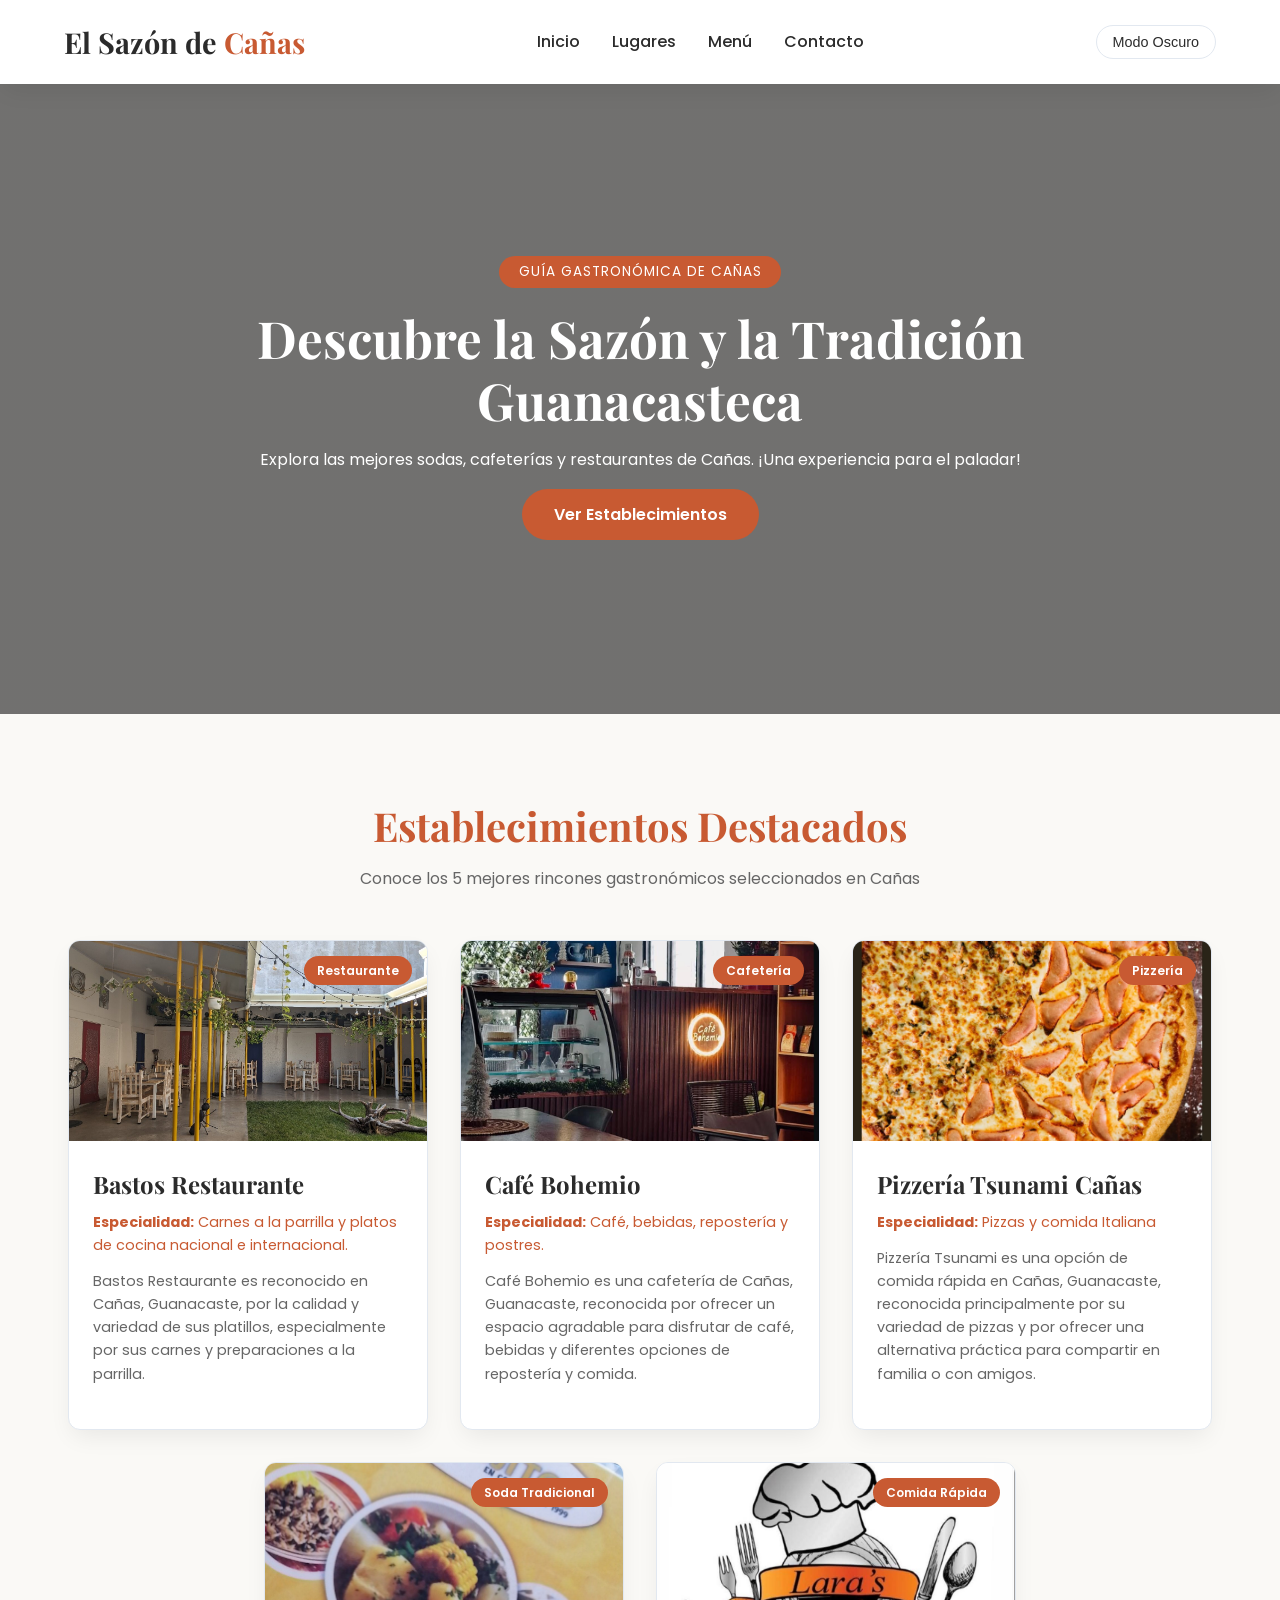
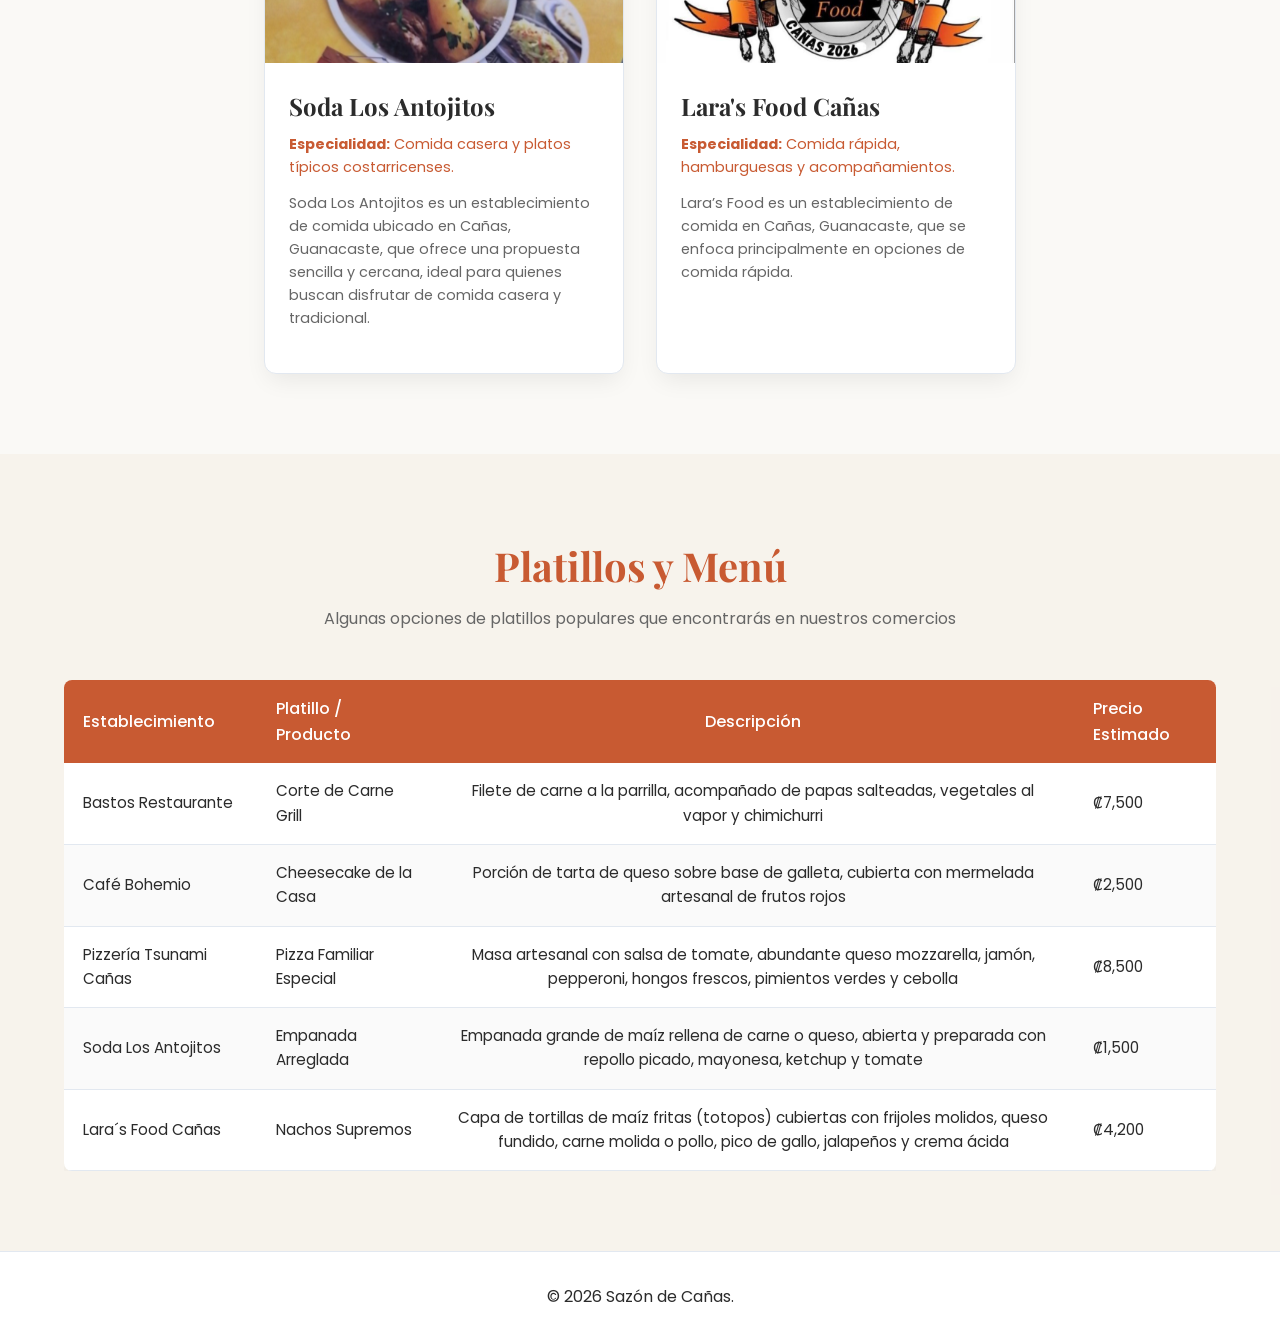
<file: index.html>
<!DOCTYPE html>
<html lang="es">
<head>
    <meta charset="UTF-8">
    <meta name="viewport" content="width=device-width, initial-scale=1.0">
    <title>El Sazón de Cañas | Guía Gastronómica de Cañas, Guanacaste</title>


    <link rel="preconnect" href="https://fonts.googleapis.com">
    <link rel="preconnect" href="https://fonts.gstatic.com" crossorigin>
    <link href="https://fonts.googleapis.com/css2?family=Playfair+Display:ital,wght@0,600;0,700;1,400&family=Poppins:wght@300;400;500;600&display=swap" rel="stylesheet">

    <link rel="stylesheet" href="style.css">
</head>
<body>

    <header class="header">
        <div class="logo">
            <h1>El Sazón de <span>Cañas</span></h1>
        </div>
        <button class="nav-toggle" id="navToggle" aria-label="Abrir menú">
            ☰
        </button>
        <nav class="nav" id="navMenu">
            <ul>
                <li><a href="index.html">Inicio</a></li>
                <li><a href="Lugares.html">Lugares</a></li>
                <li><a href="menú.html">Menú</a></li>
                <li><a href="contacto.html">Contacto</a></li>
            </ul>
        </nav>
        <button id="themeToggle" class="btn-theme">Modo Oscuro</button>
    </header>

    <section id="inicio" class="hero">
        <div class="hero-content">
            <span class="badge">Guía Gastronómica de Cañas</span>
            <h2>Descubre la Sazón y la Tradición Guanacasteca</h2>
            <p>Explora las mejores sodas, cafeterías y restaurantes de Cañas. ¡Una experiencia para el paladar!</p>
            <a href="Lugares.html" class="btn-primary">Ver Establecimientos</a>
        </div>
    </section>

    <section id="lugares" class="container section">
        <h2 class="section-title">Establecimientos Destacados</h2>
        <p class="section-subtitle">Conoce los 5 mejores rincones gastronómicos seleccionados en Cañas</p>

        <div class="grid-lugares">

            <article class="card-lugar">
                <div class="card-img">
                    <img src="bastos uwuw.jpg" alt="Fachada de Bastos Restaurante">
                    <span class="categoria">Restaurante</span>
                </div>
                <div class="card-body">
                    <h3>Bastos Restaurante</h3>
                    <p class="tipo-comida"><strong>Especialidad:</strong> Carnes a la parrilla y platos de cocina nacional e internacional.</p>
                    <p class="descripcion">Bastos Restaurante es reconocido en Cañas, Guanacaste, por la calidad y variedad de sus platillos, especialmente por sus carnes y preparaciones a la parrilla.</p>
                </div>
            </article>

            <article class="card-lugar">
                <div class="card-img">
                    <img src="WhatsApp Image 2026-08-27 at 9.55.30 PM.jpeg" alt="Café del Sol">
                    <span class="categoria">Cafetería</span>
                </div>
                <div class="card-body">
                    <h3>Café Bohemio</h3>
                    <p class="tipo-comida"><strong>Especialidad:</strong> Café, bebidas, repostería y postres.</p>
                    <p class="descripcion">Café Bohemio es una cafetería de Cañas, Guanacaste, reconocida por ofrecer un espacio agradable para disfrutar de café, bebidas y diferentes opciones de repostería y comida.</p>
                </div>
            </article>

            <article class="card-lugar">
                <div class="card-img">
                    <img src="pizzeria 2.jpg" alt="Pizzería La Cañera">
                    <span class="categoria">Pizzería</span>
                </div>
                <div class="card-body">
                    <h3>Pizzería Tsunami Cañas</h3>
                    <p class="tipo-comida"><strong>Especialidad:</strong> Pizzas y comida Italiana</p>
                    <p class="descripcion">Pizzería Tsunami es una opción de comida rápida en Cañas, Guanacaste, reconocida principalmente por su variedad de pizzas y por ofrecer una alternativa práctica para compartir en familia o con amigos.</p>
                </div>
            </article>

            <article class="card-lugar">
                <div class="card-img">
                    <img src="antojitos.jpg" alt="Soda Doña María">
                    <span class="categoria">Soda Tradicional</span>
                </div>
                <div class="card-body">
                    <h3>Soda Los Antojitos</h3>
                    <p class="tipo-comida"><strong>Especialidad:</strong> Comida casera y platos típicos costarricenses.</p>
                    <p class="descripcion">Soda Los Antojitos es un establecimiento de comida ubicado en Cañas, Guanacaste, que ofrece una propuesta sencilla y cercana, ideal para quienes buscan disfrutar de comida casera y tradicional.</p>
                </div>
            </article>

            <article class="card-lugar">
                <div class="card-img">
                    <img src="Lara´s food.jpg" alt="Burger & Grill Cañas">
                    <span class="categoria">Comida Rápida</span>
                </div>
                <div class="card-body">
                    <h3>Lara's Food Cañas</h3>
                    <p class="tipo-comida"><strong>Especialidad:</strong> Comida rápida, hamburguesas y acompañamientos.</p>
                    <p class="descripcion">Lara’s Food es un establecimiento de comida en Cañas, Guanacaste, que se enfoca principalmente en opciones de comida rápida.</p>
                </div>
            </article>

        </div>
    </section>

    <section id="menu" class="bg-light section">
        <div class="container">
            <h2 class="section-title">Platillos y Menú</h2>
            <p class="section-subtitle">Algunas opciones de platillos populares que encontrarás en nuestros comercios</p>

            <div class="table-responsive">
                <table class="tabla-menu">
                    <thead>
                        <tr>
                            <th>Establecimiento</th>
                            <th>Platillo / Producto</th>
                            <th>Descripción</th>
                            <th>Precio Estimado</th>
                        </tr>
                    </thead>
                    <tbody>
                        <tr>
                            <td>Bastos Restaurante</td>
                            <td>Corte de Carne Grill</td>
                            <td>Filete de carne a la parrilla, acompañado de papas salteadas, vegetales al vapor y chimichurri</td>
                            <td>₡7,500</td>
                        </tr>
                        <tr>
                            <td>Café Bohemio</td>
                            <td>Cheesecake de la Casa</td>
                            <td>Porción de tarta de queso sobre base de galleta, cubierta con mermelada artesanal de frutos rojos</td>
                            <td>₡2,500</td>
                        </tr>
                        <tr>
                            <td>Pizzería Tsunami Cañas</td>
                            <td>Pizza Familiar Especial</td>
                            <td>Masa artesanal con salsa de tomate, abundante queso mozzarella, jamón, pepperoni, hongos frescos, pimientos verdes y cebolla</td>
                            <td>₡8,500</td>
                        </tr>
                        <tr>
                            <td>Soda Los Antojitos</td>
                            <td>Empanada Arreglada</td>
                            <td>Empanada grande de maíz rellena de carne o queso, abierta y preparada con repollo picado, mayonesa, ketchup y tomate</td>
                            <td>₡1,500</td>
                        </tr>
                        <tr>
                            <td>Lara´s Food Cañas</td>
                            <td>Nachos Supremos</td>
                            <td>Capa de tortillas de maíz fritas (totopos) cubiertas con frijoles molidos, queso fundido, carne molida o pollo, pico de gallo, jalapeños y crema ácida</td>
                            <td>₡4,200</td>
                        </tr>
                    </tbody>
                </table>
            </div>
        </div>
    </section>

    <footer class="footer">
        <div class="container footer-content">
            <p>&copy; 2026 Sazón de Cañas.</p>
        </div>
    </footer>

    <script src="script.js"></script>
</body>
</html>
</file>
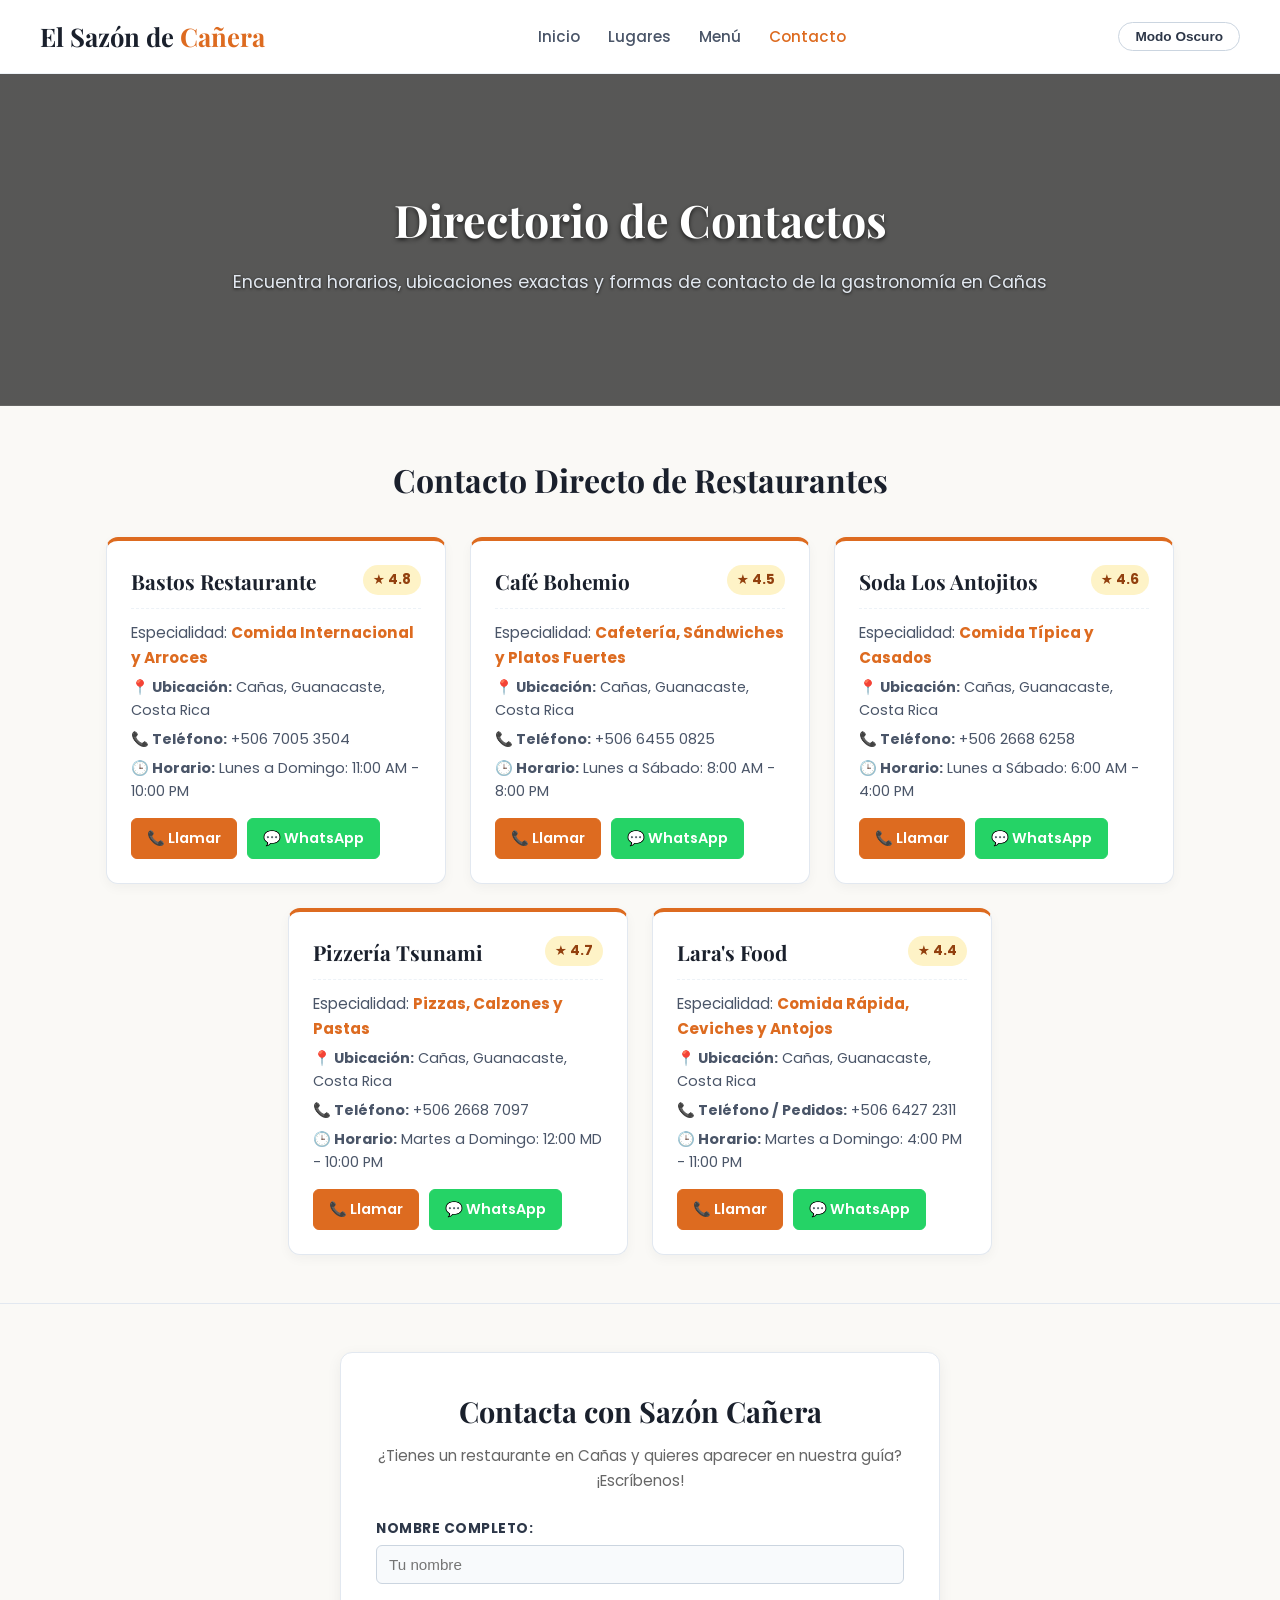
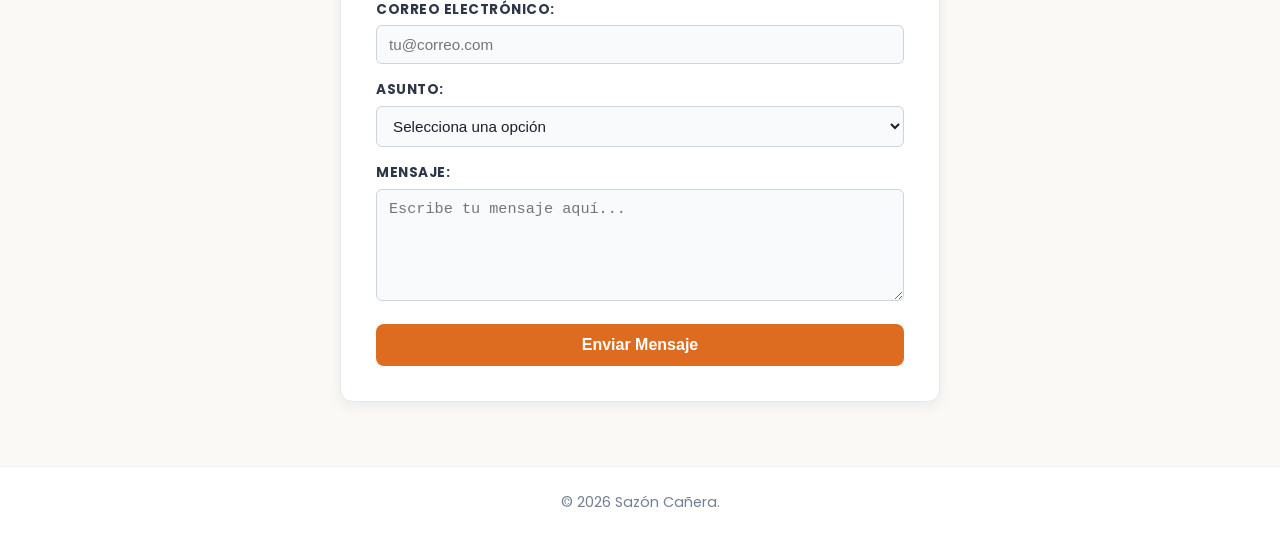
<file: contacto.html>
<!DOCTYPE html>
<html lang="es">
<head>
  <meta charset="UTF-8">
  <meta name="viewport" content="width=device-width, initial-scale=1.0">
  <title>El Sazón de Cañas | Contacto y Restaurantes</title>
  
 
  <link rel="preconnect" href="https://fonts.googleapis.com">
  <link rel="preconnect" href="https://fonts.gstatic.com" crossorigin>
  <link href="https://fonts.googleapis.com/css2?family=Playfair+Display:ital,wght@0,600;0,700;1,400&family=Poppins:wght@300;400;500;600&display=swap" rel="stylesheet">

 
  <link rel="stylesheet" href="contacto.css">
</head>
<body>

 
  <header class="header">
    <div class="logo">
      <h1>El Sazón de <span>Cañera</span></h1>
    </div>

    <button class="nav-toggle" id="navToggle" aria-label="Abrir menú">
      &#9776;
    </button>

    <nav class="nav" id="navMenu">
      <ul>
        <li><a href="index.html">Inicio</a></li>
        <li><a href="Lugares.html">Lugares</a></li>
        <li><a href="menú.html">Menú</a></li>
        <li><a href="contacto.html" class="active">Contacto</a></li>
      </ul>
    </nav>

    <button class="btn-theme" id="btnTheme">Modo Oscuro</button>
  </header>


  <section class="banner-lugares">
    <div class="banner-content">
      <h2>Directorio de Contactos</h2>
      <p>Encuentra horarios, ubicaciones exactas y formas de contacto de la gastronomía en Cañas</p>
    </div>
  </section>

  
  <section class="section container">
    <h2 class="titulo-seccion">Contacto Directo de Restaurantes</h2>
    
    <div class="lista-detallada-lugares">

     
      <article class="ficha-lugar restaurante">
        <div class="ficha-info">
          <div class="ficha-header">
            <h3>Bastos Restaurante</h3>
            <span class="calificacion">★ 4.8</span>
          </div>
          <p class="especialidad">Especialidad: <strong>Comida Internacional y Arroces</strong></p>
          
          <div class="detalles-contacto">
            <p><strong>📍 Ubicación:</strong> Cañas, Guanacaste, Costa Rica</p>
            <p><strong>📞 Teléfono:</strong> +506 7005 3504</p>
            <p><strong>🕒 Horario:</strong> Lunes a Domingo: 11:00 AM - 10:00 PM</p>
            
            <div class="botones-contacto">
              <a href="tel:+50670053504" class="btn-primary btn-call">📞 Llamar</a>
              <a href="https://wa.me/50670053504" target="_blank" class="btn-primary btn-wsp">💬 WhatsApp</a>
            </div>
          </div>
        </div>
      </article>

      
      <article class="ficha-lugar restaurante">
        <div class="ficha-info">
          <div class="ficha-header">
            <h3>Café Bohemio</h3>
            <span class="calificacion">★ 4.5</span>
          </div>
          <p class="especialidad">Especialidad: <strong>Cafetería, Sándwiches y Platos Fuertes</strong></p>
          
          <div class="detalles-contacto">
            <p><strong>📍 Ubicación:</strong> Cañas, Guanacaste, Costa Rica</p>
            <p><strong>📞 Teléfono:</strong> +506 6455 0825</p>
            <p><strong>🕒 Horario:</strong> Lunes a Sábado: 8:00 AM - 8:00 PM</p>
            
            <div class="botones-contacto">
              <a href="tel:+50664550825" class="btn-primary btn-call">📞 Llamar</a>
              <a href="https://wa.me/50664550825" target="_blank" class="btn-primary btn-wsp">💬 WhatsApp</a>
            </div>
          </div>
        </div>
      </article>

    
      <article class="ficha-lugar restaurante">
        <div class="ficha-info">
          <div class="ficha-header">
            <h3>Soda Los Antojitos</h3>
            <span class="calificacion">★ 4.6</span>
          </div>
          <p class="especialidad">Especialidad: <strong>Comida Típica y Casados</strong></p>

          <div class="detalles-contacto">
            <p><strong>📍 Ubicación:</strong> Cañas, Guanacaste, Costa Rica</p>
            <p><strong>📞 Teléfono:</strong> +506 2668 6258</p>
            <p><strong>🕒 Horario:</strong> Lunes a Sábado: 6:00 AM - 4:00 PM</p>
            
            <div class="botones-contacto">
              <a href="tel:+50626686258" class="btn-primary btn-call">📞 Llamar</a>
              <a href="https://wa.me/50626686258" target="_blank" class="btn-primary btn-wsp">💬 WhatsApp</a>
            </div>
          </div>
        </div>
      </article>

     
      <article class="ficha-lugar restaurante">
        <div class="ficha-info">
          <div class="ficha-header">
            <h3>Pizzería Tsunami</h3>
            <span class="calificacion">★ 4.7</span>
          </div>
          <p class="especialidad">Especialidad: <strong>Pizzas, Calzones y Pastas</strong></p>

          <div class="detalles-contacto">
            <p><strong>📍 Ubicación:</strong> Cañas, Guanacaste, Costa Rica</p>
            <p><strong>📞 Teléfono:</strong> +506 2668 7097</p>
            <p><strong>🕒 Horario:</strong> Martes a Domingo: 12:00 MD - 10:00 PM</p>
            
            <div class="botones-contacto">
              <a href="tel:+50626687097" class="btn-primary btn-call">📞 Llamar</a>
              <a href="https://wa.me/50626687097" target="_blank" class="btn-primary btn-wsp">💬 WhatsApp</a>
            </div>
          </div>
        </div>
      </article>

    
      <article class="ficha-lugar restaurante">
        <div class="ficha-info">
          <div class="ficha-header">
            <h3>Lara's Food</h3>
            <span class="calificacion">★ 4.4</span>
          </div>
          <p class="especialidad">Especialidad: <strong>Comida Rápida, Ceviches y Antojos</strong></p>

          <div class="detalles-contacto">
            <p><strong>📍 Ubicación:</strong> Cañas, Guanacaste, Costa Rica</p>
            <p><strong>📞 Teléfono / Pedidos:</strong> +506 6427 2311</p>
            <p><strong>🕒 Horario:</strong> Martes a Domingo: 4:00 PM - 11:00 PM</p>
            
            <div class="botones-contacto">
              <a href="tel:+50664272311" class="btn-primary btn-call">📞 Llamar</a>
              <a href="https://wa.me/50664272311" target="_blank" class="btn-primary btn-wsp">💬 WhatsApp</a>
            </div>
          </div>
        </div>
      </article>

    </div>
  </section>

 
  <section class="section-contacto-container">
    <div class="contacto-card">
      <h2>Contacta con Sazón Cañera</h2>
      <p>¿Tienes un restaurante en Cañas y quieres aparecer en nuestra guía? ¡Escríbenos!</p>
      
      <form id="contactForm">
        <div class="form-group">
          <label for="nombre">Nombre Completo:</label>
          <input type="text" id="nombre" name="nombre" placeholder="Tu nombre" required>
        </div>

        <div class="form-group">
          <label for="email">Correo Electrónico:</label>
          <input type="email" id="email" name="email" placeholder="tu@correo.com" required>
        </div>

        <div class="form-group">
          <label for="asunto">Asunto:</label>
          <select id="asunto" name="asunto" required>
            <option value="">Selecciona una opción</option>
            <option value="Quiero registrar mi restaurante">Quiero registrar mi restaurante</option>
            <option value="Sugerencia o comentario">Sugerencia o comentario</option>
            <option value="Actualizar menú existente">Actualizar menú existente</option>
          </select>
        </div>

        <div class="form-group">
          <label for="mensaje">Mensaje:</label>
          <textarea id="mensaje" name="mensaje" rows="5" placeholder="Escribe tu mensaje aquí..." required></textarea>
        </div>

        <button type="submit" id="btnSubmit" class="btn-submit">Enviar Mensaje</button>
      </form>
    </div>
  </section>

 
  <footer class="footer">
    <div class="container">
      <p>&copy; 2026 Sazón Cañera.</p>
    </div>
  </footer>

  <script src="contacto.js"></script>
</body>
</html>
</file>
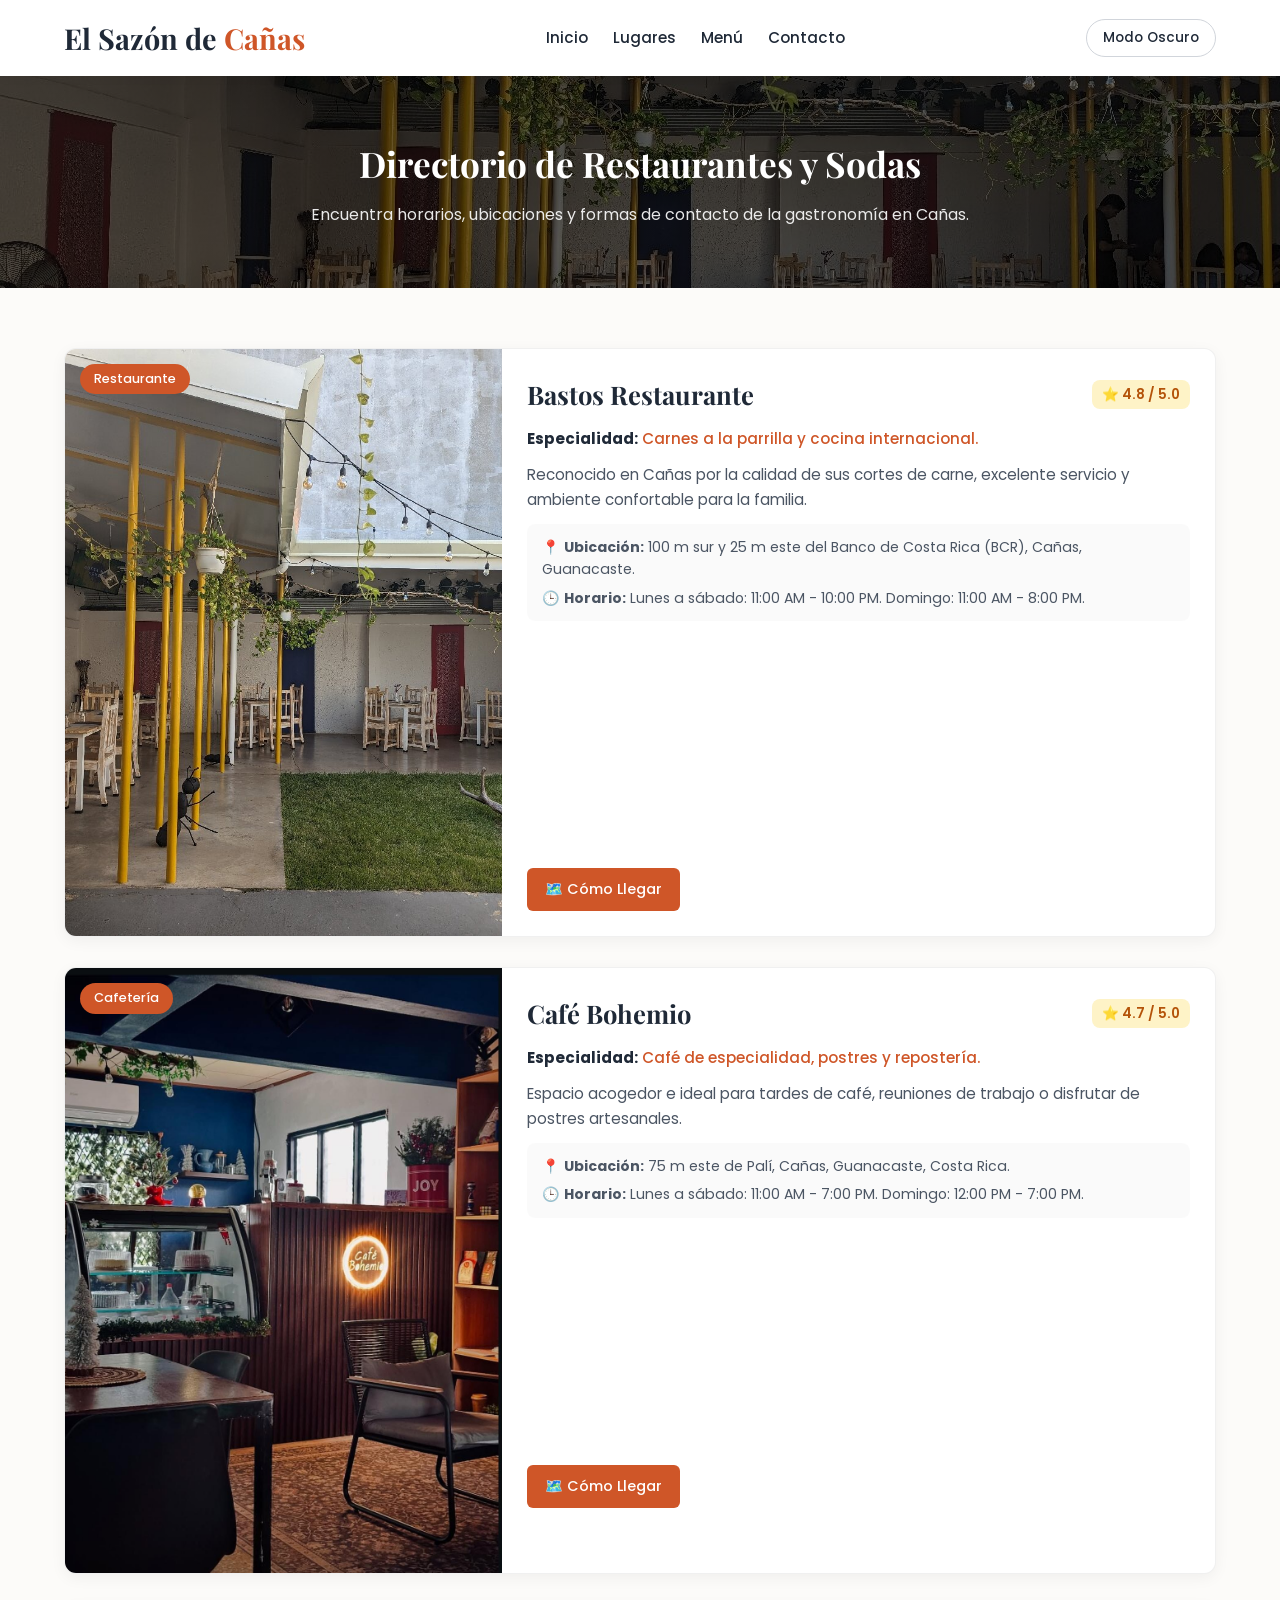
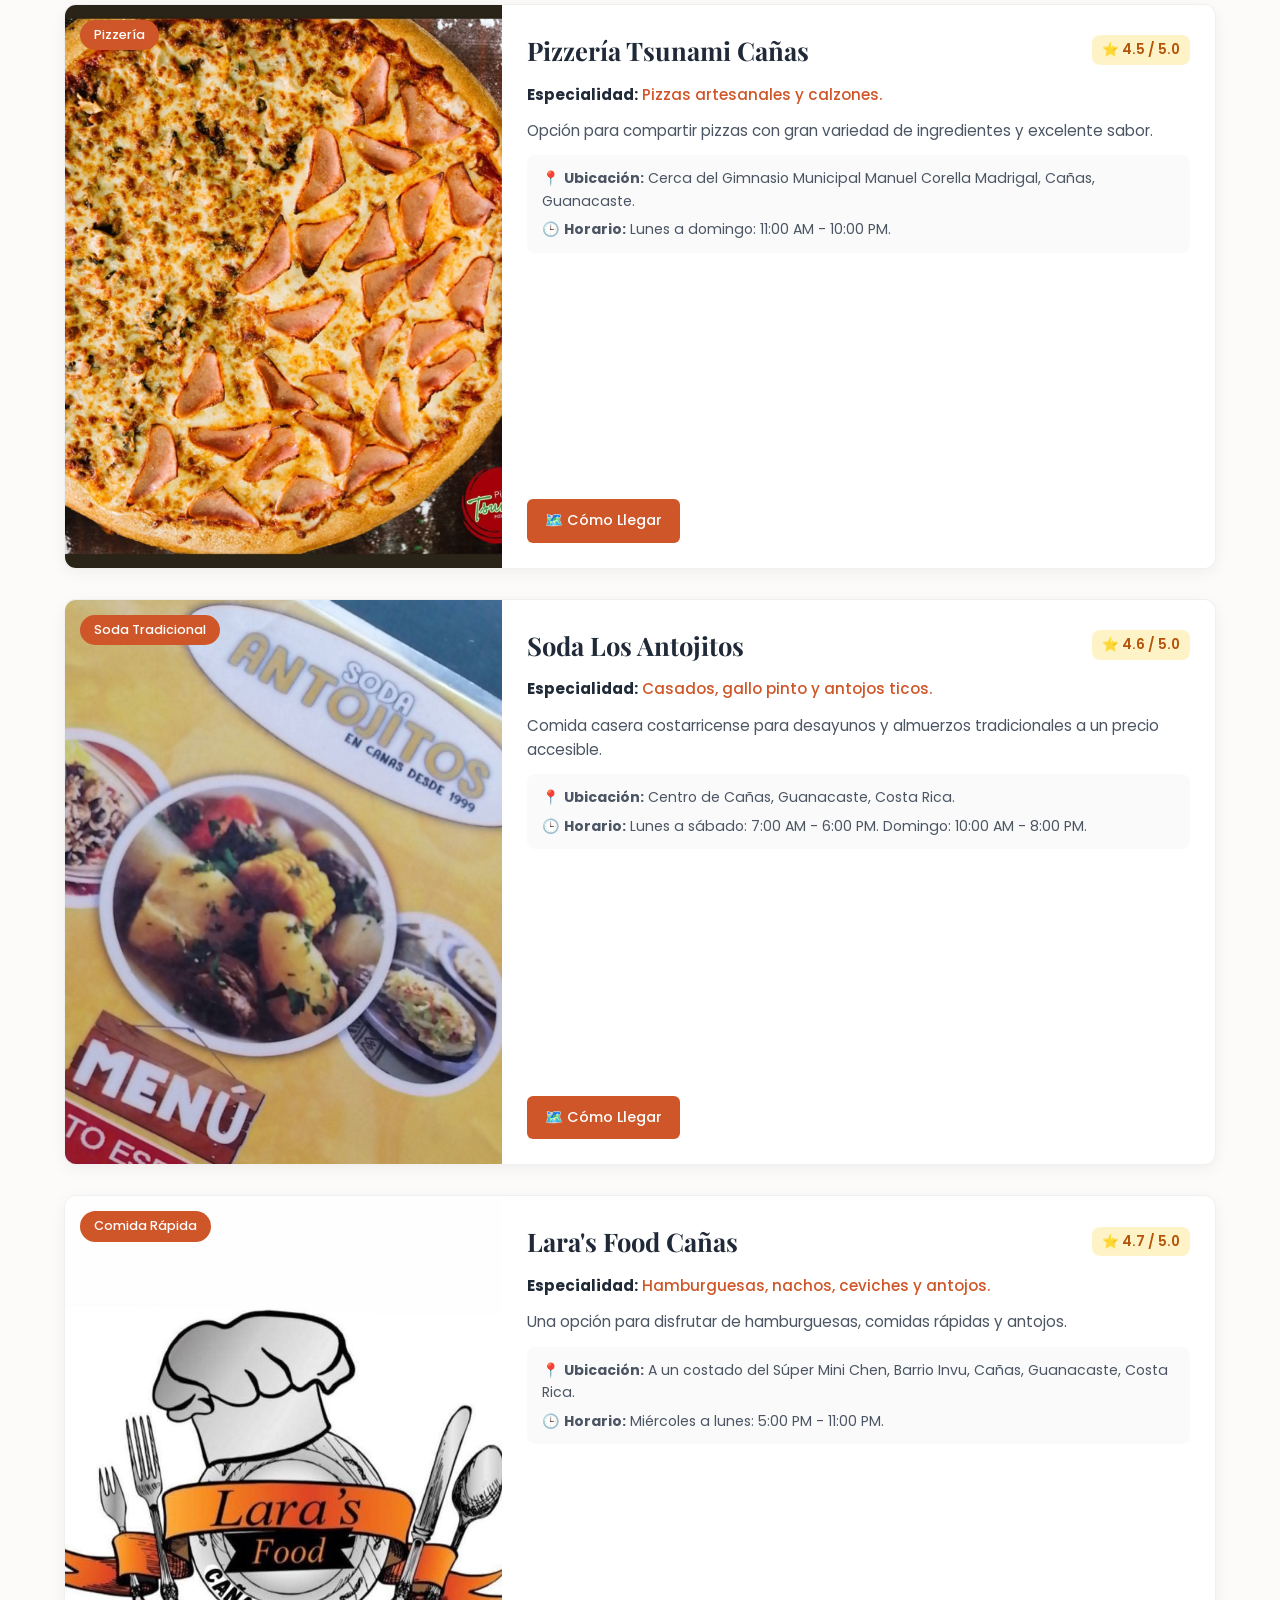
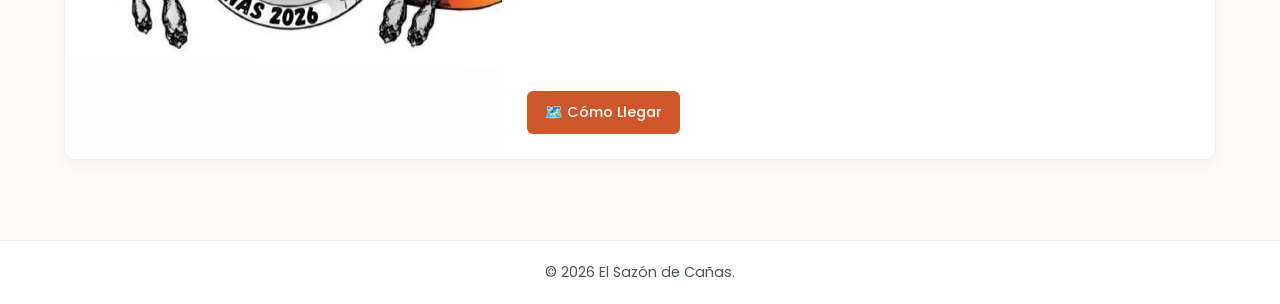
<file: Lugares.html>
<!DOCTYPE html>
<html lang="es">
<head>
    <meta charset="UTF-8">
    <meta name="viewport" content="width=device-width, initial-scale=1.0">
    <title>Establecimientos | El Sazón de Cañas</title>

    <link rel="preconnect" href="https://fonts.googleapis.com">
    <link rel="preconnect" href="https://fonts.gstatic.com" crossorigin>
    <link href="https://fonts.googleapis.com/css2?family=Playfair+Display:ital,wght@0,600;0,700;1,400&family=Poppins:wght@300;400;500;600&display=swap" rel="stylesheet">

    <link rel="stylesheet" href="Lugares.css">
</head>
<body>

    <header class="header">
        <div class="logo">
            <h1>El Sazón de <span>Cañas</span></h1>
        </div>

        <button class="nav-toggle" id="navToggle" aria-label="Abrir menú">
            ☰
        </button>

        <nav class="nav" id="navMenu">
            <ul>
                <li><a href="index.html">Inicio</a></li>
                <li><a href="Lugares.html">Lugares</a></li>
                <li><a href="menú.html">Menú</a></li>
                <li><a href="contacto.html">Contacto</a></li>
            </ul>
        </nav>

        <button id="themeToggle" class="btn-theme">Modo Oscuro</button>
    </header>

    <section class="banner-lugares">
        <div class="container">
            <h2>Directorio de Restaurantes y Sodas</h2>
            <p>Encuentra horarios, ubicaciones y formas de contacto de la gastronomía en Cañas.</p>
        </div>
    </section>

    <main class="container section">
        <div class="lista-detallada-lugares">

           
            <article class="ficha-lugar">
                <div class="ficha-img">
                    <img src="bastos uwuw.jpg" alt="Bastos Restaurante">
                    <span class="badge-categoria">Restaurante</span>
                </div>

                <div class="ficha-info">
                    <div class="ficha-header">
                        <h3>Bastos Restaurante</h3>
                        <span class="calificacion">⭐ 4.8 / 5.0</span>
                    </div>

                    <p class="especialidad">
                        <strong>Especialidad:</strong> Carnes a la parrilla y cocina internacional.
                    </p>

                    <p class="descripcion-corta">
                        Reconocido en Cañas por la calidad de sus cortes de carne,
                        excelente servicio y ambiente confortable para la familia.
                    </p>

                    <div class="detalles-contacto">
                        <p>📍 <strong>Ubicación:</strong> 100 m sur y 25 m este del Banco de Costa Rica (BCR), Cañas, Guanacaste.</p>
                        <p>🕒 <strong>Horario:</strong> Lunes a sábado: 11:00 AM - 10:00 PM. Domingo: 11:00 AM - 8:00 PM.</p>
                    </div>

                    <div class="mapa-contenedor">
                        <iframe
                            src="https://maps.google.com/maps?q=Bastos%20Restaurante%2C%20Cañas%2C%20Guanacaste%2C%20Costa%20Rica&output=embed"
                            title="Ubicación de Bastos Restaurante"
                            width="100%"
                            height="200"
                            style="border:0; border-radius:8px;"
                            allowfullscreen
                            loading="lazy"
                            referrerpolicy="no-referrer-when-downgrade">
                        </iframe>
                    </div>

                    <div class="acciones-lugar">
                        <a
                            href="https://www.google.com/maps/search/?api=1&query=Bastos+Restaurante+Cañas+Guanacaste+Costa+Rica"
                            target="_blank"
                            rel="noopener noreferrer"
                            class="btn-primary">
                            🗺️ Cómo Llegar
                        </a>
                    </div>
                </div>
            </article>

          
            <article class="ficha-lugar">
                <div class="ficha-img">
                    <img src="WhatsApp Image 2026-08-27 at 9.55.30 PM.jpeg" alt="Café Bohemio">
                    <span class="badge-categoria">Cafetería</span>
                </div>

                <div class="ficha-info">
                    <div class="ficha-header">
                        <h3>Café Bohemio</h3>
                        <span class="calificacion">⭐ 4.7 / 5.0</span>
                    </div>

                    <p class="especialidad">
                        <strong>Especialidad:</strong> Café de especialidad, postres y repostería.
                    </p>

                    <p class="descripcion-corta">
                        Espacio acogedor e ideal para tardes de café, reuniones de trabajo
                        o disfrutar de postres artesanales.
                    </p>

                    <div class="detalles-contacto">
                        <p>📍 <strong>Ubicación:</strong> 75 m este de Palí, Cañas, Guanacaste, Costa Rica.</p>
                        <p>🕒 <strong>Horario:</strong> Lunes a sábado: 11:00 AM - 7:00 PM. Domingo: 12:00 PM - 7:00 PM.</p>
                    </div>

                    <div class="mapa-contenedor">
                        <iframe
                            src="https://maps.google.com/maps?q=Café%20Bohemio%2C%2075%20metros%20este%20de%20Pali%2C%20Cañas%2C%20Guanacaste%2C%20Costa%20Rica&output=embed"
                            title="Ubicación de Café Bohemio"
                            width="100%"
                            height="200"
                            style="border:0; border-radius:8px;"
                            allowfullscreen
                            loading="lazy"
                            referrerpolicy="no-referrer-when-downgrade">
                        </iframe>
                    </div>

                    <div class="acciones-lugar">
                        <a
                            href="https://www.google.com/maps/search/?api=1&query=Café+Bohemio+Cañas+Guanacaste+Costa+Rica"
                            target="_blank"
                            rel="noopener noreferrer"
                            class="btn-primary">
                            🗺️ Cómo Llegar
                        </a>
                    </div>
                </div>
            </article>

         
            <article class="ficha-lugar">
                <div class="ficha-img">
                    <img src="pizzeria 2.jpg" alt="Pizzería Tsunami Cañas">
                    <span class="badge-categoria">Pizzería</span>
                </div>

                <div class="ficha-info">
                    <div class="ficha-header">
                        <h3>Pizzería Tsunami Cañas</h3>
                        <span class="calificacion">⭐ 4.5 / 5.0</span>
                    </div>

                    <p class="especialidad">
                        <strong>Especialidad:</strong> Pizzas artesanales y calzones.
                    </p>

                    <p class="descripcion-corta">
                        Opción para compartir pizzas con gran variedad de ingredientes
                        y excelente sabor.
                    </p>

                    <div class="detalles-contacto">
                        <p>📍 <strong>Ubicación:</strong> Cerca del Gimnasio Municipal Manuel Corella Madrigal, Cañas, Guanacaste.</p>
                        <p>🕒 <strong>Horario:</strong> Lunes a domingo: 11:00 AM - 10:00 PM.</p>
                    </div>

                    <div class="mapa-contenedor">
                        <iframe
                            src="https://maps.google.com/maps?q=Pizzería%20Tsunami%2C%20cerca%20del%20Gimnasio%20Municipal%2C%20Cañas%2C%20Guanacaste%2C%20Costa%20Rica&output=embed"
                            title="Ubicación de Pizzería Tsunami"
                            width="100%"
                            height="200"
                            style="border:0; border-radius:8px;"
                            allowfullscreen
                            loading="lazy"
                            referrerpolicy="no-referrer-when-downgrade">
                        </iframe>
                    </div>

                    <div class="acciones-lugar">
                        <a
                            href="https://www.google.com/maps/search/?api=1&query=Pizzería+Tsunami+Cañas+Guanacaste+Costa+Rica"
                            target="_blank"
                            rel="noopener noreferrer"
                            class="btn-primary">
                            🗺️ Cómo Llegar
                        </a>
                    </div>
                </div>
            </article>

           
            <article class="ficha-lugar">
                <div class="ficha-img">
                    <img src="antojitos.jpg" alt="Soda Los Antojitos">
                    <span class="badge-categoria">Soda Tradicional</span>
                </div>

                <div class="ficha-info">
                    <div class="ficha-header">
                        <h3>Soda Los Antojitos</h3>
                        <span class="calificacion">⭐ 4.6 / 5.0</span>
                    </div>

                    <p class="especialidad">
                        <strong>Especialidad:</strong> Casados, gallo pinto y antojos ticos.
                    </p>

                    <p class="descripcion-corta">
                        Comida casera costarricense para desayunos y almuerzos tradicionales
                        a un precio accesible.
                    </p>

                    <div class="detalles-contacto">
                        <p>📍 <strong>Ubicación:</strong> Centro de Cañas, Guanacaste, Costa Rica.</p>
                        <p>🕒 <strong>Horario:</strong> Lunes a sábado: 7:00 AM - 6:00 PM. Domingo: 10:00 AM - 8:00 PM.</p>
                    </div>

                    <div class="mapa-contenedor">
                        <iframe
                            src="https://maps.google.com/maps?q=Soda%20Los%20Antojitos%2C%20centro%2C%20Cañas%2C%20Guanacaste%2C%20Costa%20Rica&output=embed"
                            title="Ubicación de Soda Los Antojitos"
                            width="100%"
                            height="200"
                            style="border:0; border-radius:8px;"
                            allowfullscreen
                            loading="lazy"
                            referrerpolicy="no-referrer-when-downgrade">
                        </iframe>
                    </div>

                    <div class="acciones-lugar">
                        <a
                            href="https://www.google.com/maps/search/?api=1&query=Soda+Los+Antojitos+Cañas+Guanacaste+Costa+Rica"
                            target="_blank"
                            rel="noopener noreferrer"
                            class="btn-primary">
                            🗺️ Cómo Llegar
                        </a>
                    </div>
                </div>
            </article>

          
            <article class="ficha-lugar">
                <div class="ficha-img">
                    <img src="Lara´s food.jpg" alt="Lara's Food Cañas">
                    <span class="badge-categoria">Comida Rápida</span>
                </div>

                <div class="ficha-info">
                    <div class="ficha-header">
                        <h3>Lara's Food Cañas</h3>
                        <span class="calificacion">⭐ 4.7 / 5.0</span>
                    </div>

                    <p class="especialidad">
                        <strong>Especialidad:</strong> Hamburguesas, nachos, ceviches y antojos.
                    </p>

                    <p class="descripcion-corta">
                        Una opción para disfrutar de hamburguesas, comidas rápidas
                        y antojos.
                    </p>

                    <div class="detalles-contacto">
                        <p>📍 <strong>Ubicación:</strong> A un costado del Súper Mini Chen, Barrio Invu, Cañas, Guanacaste, Costa Rica.</p>
                        <p>🕒 <strong>Horario:</strong> Miércoles a lunes: 5:00 PM - 11:00 PM.</p>
                    </div>

                    <div class="mapa-contenedor">
                        <iframe
                            src="https://maps.google.com/maps?q=Lara's%20Food%2C%20Barrio%20Invu%2C%20Cañas%2C%20Guanacaste%2C%20Costa%20Rica&output=embed"
                            title="Ubicación de Lara's Food"
                            width="100%"
                            height="200"
                            style="border:0; border-radius:8px;"
                            allowfullscreen
                            loading="lazy"
                            referrerpolicy="no-referrer-when-downgrade">
                        </iframe>
                    </div>

                    <div class="acciones-lugar">
                        <a
                            href="https://www.google.com/maps/search/?api=1&query=Lara's+Food+Barrio+Invu+Cañas+Guanacaste+Costa+Rica"
                            target="_blank"
                            rel="noopener noreferrer"
                            class="btn-primary">
                            🗺️ Cómo Llegar
                        </a>
                    </div>
                </div>
            </article>

        </div>
    </main>

    <footer class="footer">
        <div class="container footer-content">
            <p>&copy; 2026 El Sazón de Cañas.</p>
        </div>
    </footer>

    <script src="Lugares.js"></script>

</body>
</html>
</file>
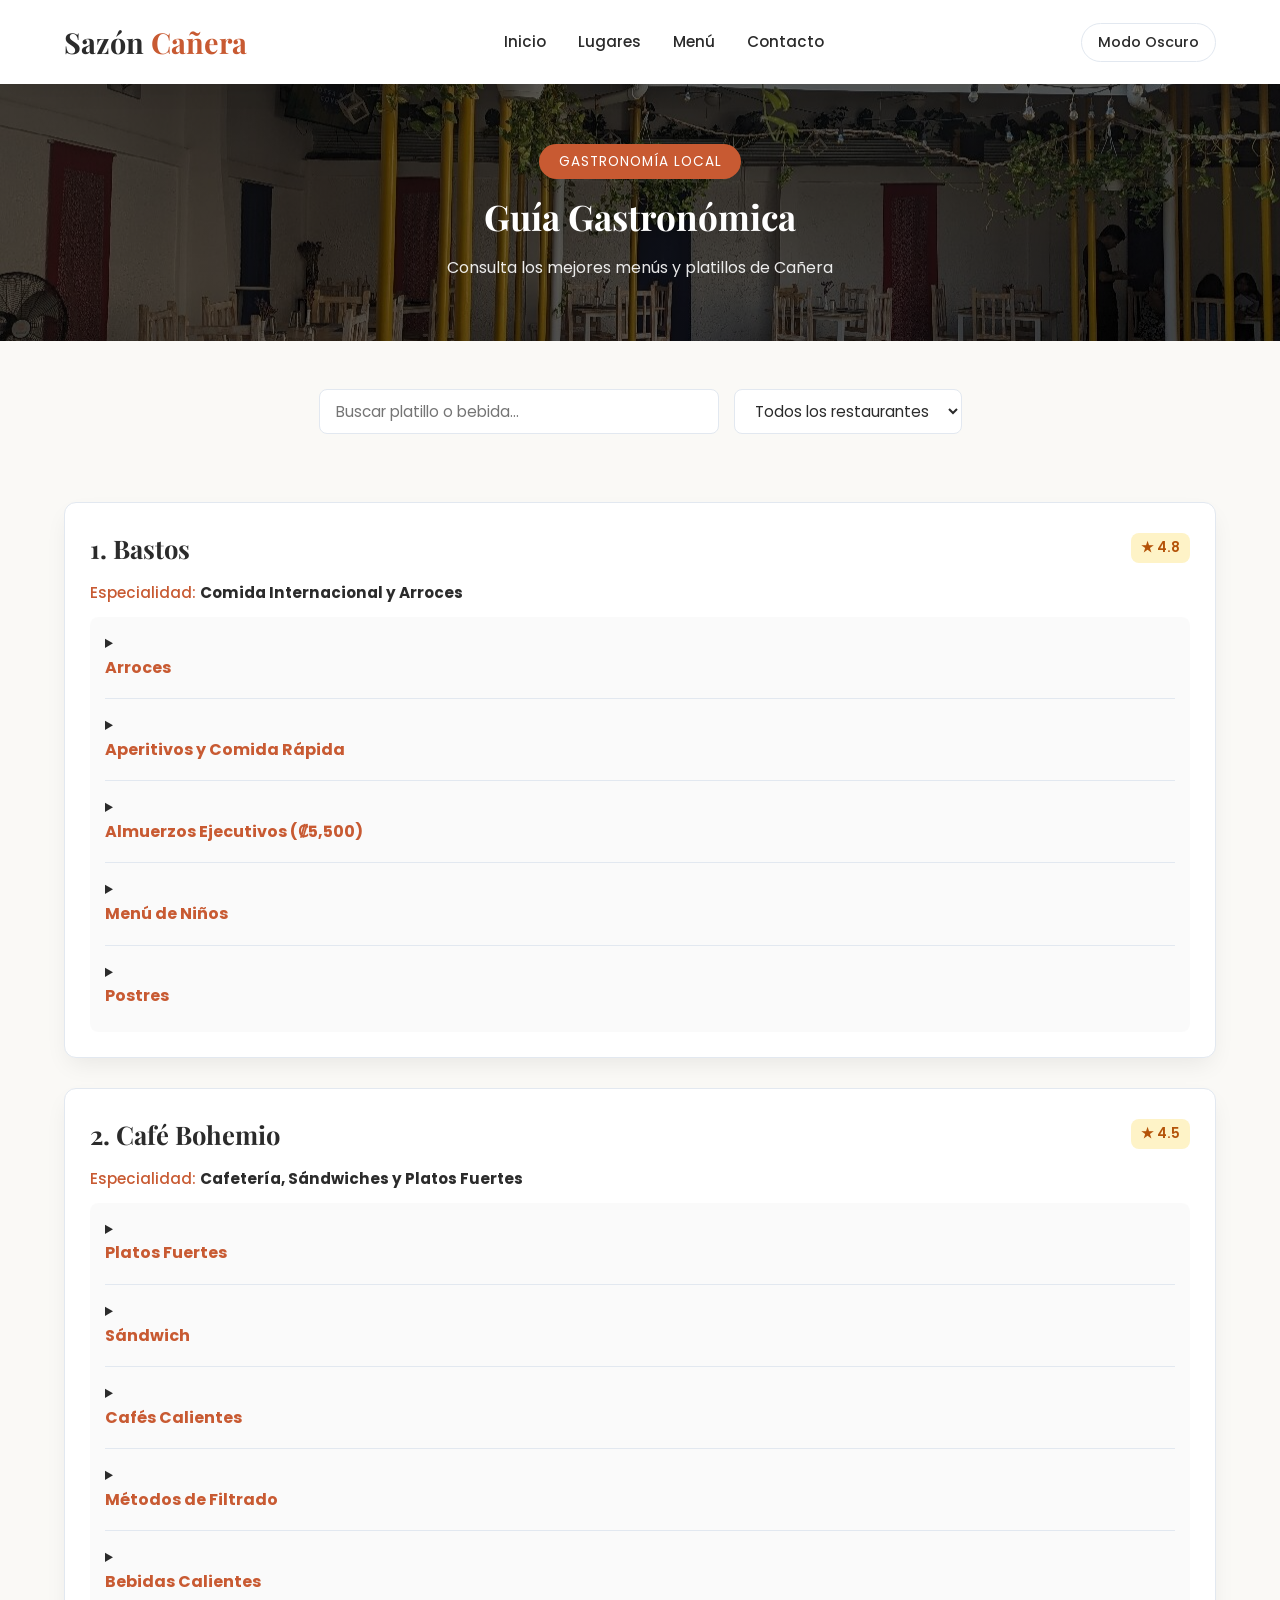
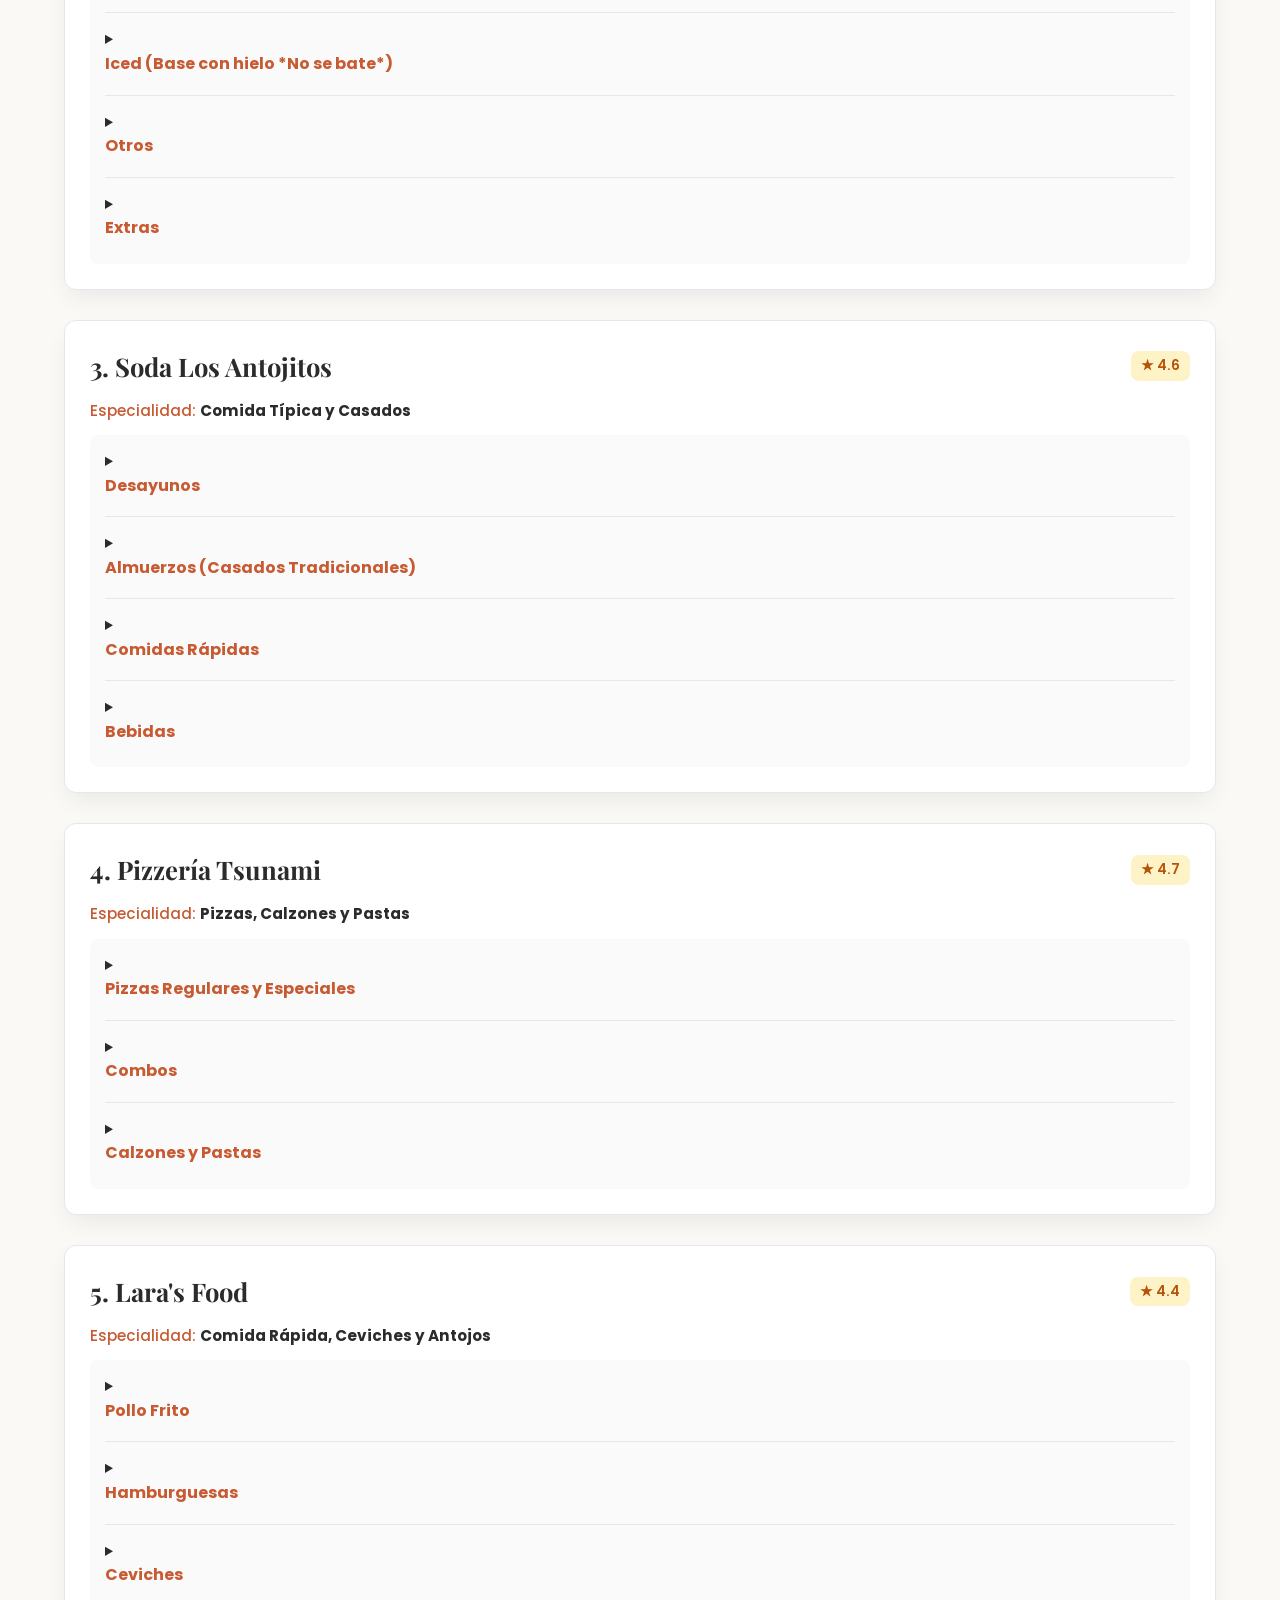
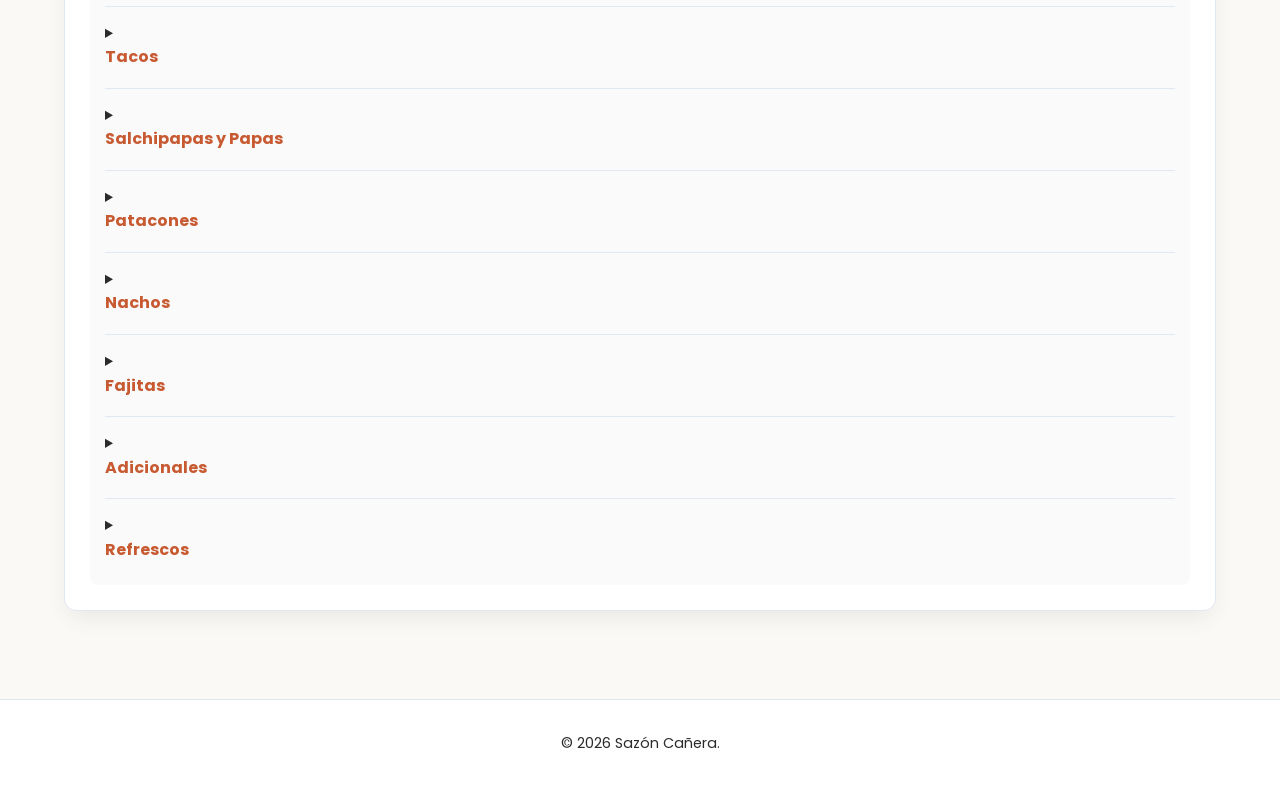
<file: menú.html>
<!DOCTYPE html>
<html lang="es">
<head>
  <meta charset="UTF-8">
  <meta name="viewport" content="width=device-width, initial-scale=1.0">
  <title>Sazón Cañera - Menús</title>
  <link rel="stylesheet" href="menú.css">
</head>
<body>

  <header class="header">
    <div class="logo">
      <h1>Sazón <span>Cañera</span></h1>
    </div>

    <button class="nav-toggle" id="navToggle" aria-label="Abrir menú">
      &#9776;
    </button>

    <nav class="nav" id="navMenu">
      <ul>
        <li><a href="index.html">Inicio</a></li>
        <li><a href="Lugares.html">Lugares</a></li>
        <li><a href="menú.html">Menú</a></li>
        <li><a href="contacto.html">Contacto</a></li>
      </ul>
    </nav>

    <button class="btn-theme" id="btnTheme">Modo Oscuro</button>
  </header>

  <section class="banner-lugares">
    <span class="badge">Gastronomía Local</span>
    <h2>Guía Gastronómica</h2>
    <p>Consulta los mejores menús y platillos de Cañera</p>
  </section>

  <section class="section container" style="padding-bottom: 0;">
    <div class="controls">
      <input type="text" id="searchInput" class="search-input" placeholder="Buscar platillo o bebida..." onkeyup="filtrarMenu()">
      <select id="filterRestaurante" onchange="filtrarRestaurante()">
        <option value="todos">Todos los restaurantes</option>
        <option value="bastos">1. Bastos</option>
        <option value="bohemio">2. Café Bohemio</option>
        <option value="antojitos">3. Soda Los Antojitos</option>
        <option value="tsunami">4. Pizzería Tsunami</option>
        <option value="laras">5. Lara's Food</option>
      </select>
    </div>
  </section>

  <main class="section container">
    <div class="lista-detallada-lugares">

      <article class="ficha-lugar restaurante" id="bastos">
        <div class="ficha-info" style="width: 100%;">
          <div class="ficha-header">
            <h3>1. Bastos</h3>
            <span class="calificacion">★ 4.8</span>
          </div>

          <p class="especialidad">Especialidad: <strong>Comida Internacional y Arroces</strong></p>

          <div class="detalles-contacto">
            <details class="categoria-menu">
              <summary><h4>Arroces</h4></summary>
              <ul>
                <li><span>Arroz con Pollo</span> <strong>₡6,000</strong></li>
                <li><span>Arroz de la Casa</span> <strong>₡6,300</strong></li>
                <li><span>Arroz con Camarones</span> <strong>₡8,700</strong></li>
                <li><span>Arroz con Mariscos</span> <strong>₡8,700</strong></li>
                <li><span>Arroz Chaufa (Cerdo, Lomito o Camarón)</span> <strong>₡8,500</strong></li>
              </ul>
              <p class="descripcion-corta"><em>Servidos con papas fritas y ensalada.</em></p>
            </details>

            <details class="categoria-menu">
              <summary><h4>Aperitivos y Comida Rápida</h4></summary>
              <ul>
                <li><span>Emparedado de Pollo / Pescado</span> <strong>₡5,000</strong></li>
                <li><span>Emparedado de Carne</span> <strong>₡5,500</strong></li>
                <li><span>Emparedado de Jamón y Queso</span> <strong>₡4,200</strong></li>
                <li><span>Hamburguesa de Res</span> <strong>₡5,800</strong></li>
                <li><span>Hamburguesa de Pollo</span> <strong>₡5,500</strong></li>
                <li><span>Hamburguesa Vegetariana</span> <strong>₡5,300</strong></li>
                <li><span>Chifrijo Bastos</span> <strong>₡5,800</strong></li>
              </ul>
              <p class="descripcion-corta"><em>Servidos con papas fritas.</em></p>
            </details>

            <details class="categoria-menu">
              <summary><h4>Almuerzos Ejecutivos (₡5,500)</h4></summary>
              <ul>
                <li><span>Filete de Pollo a la Plancha</span> <strong>₡5,500</strong></li>
                <li><span>Carne en Salsa</span> <strong>₡5,500</strong></li>
                <li><span>Chuleta de Cerdo</span> <strong>₡5,500</strong></li>
                <li><span>Tilapia a la Plancha</span> <strong>₡5,500</strong></li>
              </ul>
              <p class="descripcion-corta"><em>Incluyen arroz, frijoles, vegetales, ensalada, plátano maduro, postre y té frío.</em></p>
            </details>

            <details class="categoria-menu">
              <summary><h4>Menú de Niños</h4></summary>
              <ul>
                <li><span>Hamburguesa</span> <strong>₡4,800</strong></li>
                <li><span>Nuggets de Pescado / Pollo</span> <strong>₡4,500</strong></li>
                <li><span>Espaguetis con Mantequilla</span> <strong>₡4,500</strong></li>
                <li><span>Espaguetis a la Boloñesa</span> <strong>₡5,000</strong></li>
                <li><span>Mi Casa (Arroz, frijoles, plátano, queso y té)</span> <strong>₡4,500</strong></li>
              </ul>
            </details>

            <details class="categoria-menu">
              <summary><h4>Postres</h4></summary>
              <ul>
                <li><span>Crème Brûlée Tropical</span> <strong>₡3,500</strong></li>
                <li><span>Flan de Coco o Caramelo</span> <strong>₡3,500</strong></li>
                <li><span>Brownie con Helado</span> <strong>₡3,500</strong></li>
                <li><span>Postre del Día</span> <strong>₡3,500</strong></li>
              </ul>
            </details>
          </div>
        </div>
      </article>

      <article class="ficha-lugar restaurante" id="bohemio">
        <div class="ficha-info" style="width: 100%;">
          <div class="ficha-header">
            <h3>2. Café Bohemio</h3>
            <span class="calificacion">★ 4.5</span>
          </div>

          <p class="especialidad">Especialidad: <strong>Cafetería, Sándwiches y Platos Fuertes</strong></p>

          <div class="detalles-contacto">

            <details class="categoria-menu">
              <summary><h4>Platos Fuertes</h4></summary>
              <ul>
                <li><span>Patacones Ocaso</span> <strong>₡4,500</strong></li>
              </ul>
              <p class="descripcion-corta">Cinco patacones doraditos, con carne desmechada, guacamole, tomate en chimichurri, frijoles molidos y un toque de magia bohemia. Un plato para saborear despacio, como el último rayo del día.</p>

              <ul>
                <li><span>Hamburguesa Verso Entre Panes</span> <strong>₡6,000</strong></li>
              </ul>
              <p class="descripcion-corta">Una creación con alma: torta Angus jugosa, queso blanco y amarillo, plátano maduro caramelizado, tocineta crujiente, lechuga fresca, tomate y pepinillos. Cada ingrediente es un verso... y juntos, un poema para el paladar.</p>

              <ul>
                <li><span>Pasta Sueño Blanco o Verde</span> <strong>₡4,500</strong></li>
              </ul>
              <p class="descripcion-corta">Pasta fusilli libre de gluten, con tu salsa favorita (pesto o blanca), queso parmesano, pollo en fajitas acompañada de ensalada.</p>

              <ul>
                <li><span>Lasaña de Pollo en Salsa Blanca</span> <strong>₡6,000</strong></li>
              </ul>
              <p class="descripcion-corta">Lasaña de pollo en salsa blanca, hongos, maíz dulce, queso mozzarella acompañado con pan de ajo y ensalada. <em>(Disponible de 11:00 AM a 3:00 PM)</em></p>

              <ul>
                <li><span>Bowl de Colores</span> <strong>₡5,500</strong></li>
              </ul>
              <p class="descripcion-corta">Lechuga, zanahoria, tomate cherri, edamame, pepino, quinoa y proteína (pollo, lomito, torta vegana).</p>
            </details>

            <details class="categoria-menu">
              <summary><h4>Sándwich</h4></summary>
              <ul>
                <li><span>Sándwich de Jamón y Queso</span> <strong>₡3,200</strong></li>
              </ul>
              <p class="descripcion-corta">Pan ciabatta, mantequilla de ajo, queso amarillo, jamón de pavo, lechuga y tomate, acompañado de chips y aderezo especial.</p>

              <ul>
                <li><span>Sándwich de Pollo</span> <strong>₡3,600</strong></li>
              </ul>
              <p class="descripcion-corta">Pan ciabatta, mantequilla de ajo, queso blanco, pollo en fajitas salteado con chile y cebolla, lechuga y tomate, acompañado de chips y aderezo especial.</p>

              <ul>
                <li><span>Sándwich de Res</span> <strong>₡3,900</strong></li>
              </ul>
              <p class="descripcion-corta">Pan ciabatta, mantequilla de ajo, queso blanco, res en fajitas salteado con chile y cebolla, lechuga y tomate, acompañado de chips y aderezo especial.</p>

              <ul>
                <li><span>Sándwich de Carne Mechada</span> <strong>₡4,100</strong></li>
              </ul>
              <p class="descripcion-corta">Pan ciabatta, mantequilla de ajo, queso amarillo, carne mechada, lechuga, guacamole, pepinillos y tomate, acompañado de chips y aderezo especial.</p>

              <ul>
                <li><span>Panini Capresse</span> <strong>₡3,600</strong></li>
              </ul>
              <p class="descripcion-corta">Pan ciabatta, pesto, queso mozzarella, albahaca y tomate, acompañado de chips y aderezo especial.</p>

              <ul>
                <li><span>Club Sándwich</span> <strong>₡3,900</strong></li>
              </ul>
              <p class="descripcion-corta">Pan cuadrado artesanal, jamón, queso, lechuga, tomate, pollo en fajitas con chile, cebolla y un huevo frito.</p>

              <ul>
                <li><span>Sándwich de Pollo Pesto</span> <strong>₡4,100</strong></li>
              </ul>
              <p class="descripcion-corta">Pan ciabatta, pesto, queso blanco, pollo en fajitas salteado con chile y cebolla, lechuga y tomate, acompañado de chips y aderezo especial.</p>

              <p class="descripcion-corta" style="margin-top: 8px;"><em>Por solo ₡500, llená tu proteína favorita con una de nuestras salsas: Teriyaki, Chipotle o Mostaza Miel.</em></p>
              <p class="descripcion-corta"><em>Puedes cambiar el acompañamiento por papas fritas por solo ₡800 adicionales.</em></p>
            </details>

            <details class="categoria-menu">
              <summary><h4>Cafés Calientes</h4></summary>
              <ul>
                <li><span>Espresso</span> <strong>₡1,000</strong></li>
                <li><span>Espresso Doble</span> <strong>₡1,500</strong></li>
                <li><span>Macchiato</span> <strong>₡1,500</strong></li>
                <li><span>Cortado</span> <strong>₡1,500</strong></li>
                <li><span>Flat White</span> <strong>₡2,300</strong></li>
                <li><span>Americano</span> <strong>₡1,800</strong></li>
                <li><span>Café Negro Chorreado</span> <strong>₡1,200</strong></li>
                <li><span>Café Chorreado con Leche</span> <strong>₡1,500</strong></li>
                <li><span>Cappuccino</span> <strong>₡2,000</strong></li>
                <li><span>Cappuccino Grande</span> <strong>₡2,300</strong></li>
                <li><span>Cappuccino Saborizado</span> <strong>₡3,000</strong></li>
                <li><span>Cappuccino con Miel</span> <strong>₡2,700</strong></li>
                <li><span>Mocaccino</span> <strong>₡3,000</strong></li>
                <li><span>Latte</span> <strong>₡2,300</strong></li>
                <li><span>Latte Saborizado</span> <strong>₡3,000</strong></li>
                <li><span>Dirty Chai</span> <strong>₡3,200</strong></li>
              </ul>
              <p class="descripcion-corta"><em>Sabores disponibles: Vainilla, Amaretto, Avellanas, Crema Irlandesa, Menta, Caramelo, Baileys.</em></p>
            </details>

            <details class="categoria-menu">
              <summary><h4>Métodos de Filtrado</h4></summary>
              <ul>
                <li><span>V60</span> <strong>₡3,000</strong></li>
                <li><span>Vandola</span> <strong>₡3,000</strong></li>
                <li><span>Prensa Francesa</span> <strong>₡3,000</strong></li>
              </ul>
            </details>

            <details class="categoria-menu">
              <summary><h4>Bebidas Calientes</h4></summary>
              <ul>
                <li><span>Chocolate Caliente</span> <strong>₡2,000</strong></li>
                <li><span>Chocolate Bohemio</span> <strong>₡3,000</strong></li>
                <li><span>Chai Latte</span> <strong>₡2,500</strong></li>
                <li><span>Té Matcha en Agua</span> <strong>₡2,500</strong></li>
                <li><span>Té Matcha en Leche</span> <strong>₡2,800</strong></li>
                <li><span>Agua Dulce Negra</span> <strong>₡1,500</strong></li>
                <li><span>Agua Dulce en Leche</span> <strong>₡1,800</strong></li>
                <li><span>Pinol</span> <strong>₡1,800</strong></li>
                <li><span>Té</span> <strong>₡1,000</strong></li>
                <li><span>Infusión</span> <strong>₡3,000</strong></li>
              </ul>
            </details>

            <details class="categoria-menu">
              <summary><h4>Iced (Base con hielo *No se bate*)</h4></summary>
              <ul>
                <li><span>Iced Coffee Americano</span> <strong>₡2,000</strong></li>
                <li><span>Iced Coffee Moka</span> <strong>₡2,800</strong></li>
                <li><span>Cappuccino Iced Coffee</span> <strong>₡2,500</strong></li>
                <li><span>Iced Coffee Vanilla</span> <strong>₡2,800</strong></li>
                <li><span>Iced Coffee Amaretto</span> <strong>₡2,800</strong></li>
                <li><span>Iced Coffee Caramelo</span> <strong>₡2,800</strong></li>
                <li><span>Iced Coffee Menta</span> <strong>₡2,800</strong></li>
                <li><span>Iced Coffee Crema Irlandesa</span> <strong>₡2,800</strong></li>
                <li><span>Iced Coffee Baileys</span> <strong>₡3,000</strong></li>
                <li><span>Iced Coffee Latte</span> <strong>₡2,500</strong></li>
                <li><span>Iced Coffee Dirty Chai</span> <strong>₡3,200</strong></li>
                <li><span>Iced Matcha</span> <strong>₡3,100</strong></li>
                <li><span>Iced Té Chai</span> <strong>₡3,100</strong></li>
                <li><span>Affogatto</span> <strong>₡2,500</strong></li>
                <li><span>Café Bombón</span> <strong>₡2,300</strong></li>
                <li><span>Soda Italiana (Frambuesas, Sandía, Manzana Verde)</span> <strong>₡2,800</strong></li>
              </ul>
            </details>

            <details class="categoria-menu">
              <summary><h4>Otros</h4></summary>
              <ul>
                <li><span>Coca Regular</span> <strong>₡800</strong></li>
                <li><span>Coca Cero</span> <strong>₡800</strong></li>
                <li><span>Gin</span> <strong>₡800</strong></li>
                <li><span>Fuze Tea</span> <strong>₡800</strong></li>
                <li><span>Jugo de Caja</span> <strong>₡450</strong></li>
                <li><span>Mimosa</span> <strong>₡2,900</strong></li>
                <li><span>Sangría</span> <strong>₡3,500</strong></li>
              </ul>
            </details>

            <details class="categoria-menu">
              <summary><h4>Extras</h4></summary>
              <ul>
                <li><span>Leche de Almendras</span> <strong>₡500</strong></li>
                <li><span>Vaso de Leche</span> <strong>₡800</strong></li>
                <li><span>Extra de Sabor</span> <strong>₡500</strong></li>
                <li><span>Extra de Espresso</span> <strong>₡1,000</strong></li>
              </ul>
              <p class="descripcion-corta" style="margin-top: 6px;"><em>Todo empaque para llevar tiene un costo de ₡300.</em></p>
              <p class="descripcion-corta"><em>Los precios no incluyen el 10% del servicio al cliente.</em></p>
            </details>

          </div>
        </div>
      </article>
            <article class="ficha-lugar restaurante" id="antojitos">
        <div class="ficha-info" style="width: 100%;">
          <div class="ficha-header">
            <h3>3. Soda Los Antojitos</h3>
            <span class="calificacion">★ 4.6</span>
          </div>

          <p class="especialidad">Especialidad: <strong>Comida Típica y Casados</strong></p>

          <div class="detalles-contacto">
            <details class="categoria-menu">
              <summary><h4>Desayunos</h4></summary>
              <p class="descripcion-corta">Pinto con: carne en salsa, huevo, queso, natilla, salchichón, huevo ranchero, huevo y jamón, o huevo y tomate.</p>
            </details>

            <details class="categoria-menu">
              <summary><h4>Almuerzos (Casados Tradicionales)</h4></summary>
              <p class="descripcion-corta">Casados con: carne en salsa, pollo en salsa, dedos de pollo, bisteck de res, chuleta, costilla de cerdo frita, mano de piedra, mondongo o carne mechada.</p>
            </details>

            <details class="categoria-menu">
              <summary><h4>Comidas Rápidas</h4></summary>
              <p class="descripcion-corta">Hamburguesa con papas, Emparedados, Tacos (3), Patacones, Pupusas, Empanadas variadas y Salchipapas.</p>
            </details>

            <details class="categoria-menu">
              <summary><h4>Bebidas</h4></summary>
              <p class="descripcion-corta">Frescos Naturales (Té frío, Frutas, Mora, Tamarindo, Chan), Batidos en leche/agua y Bebidas Calientes.</p>
            </details>
          </div>
        </div>
      </article>

      <article class="ficha-lugar restaurante" id="tsunami">
        <div class="ficha-info" style="width: 100%;">
          <div class="ficha-header">
            <h3>4. Pizzería Tsunami</h3>
            <span class="calificacion">★ 4.7</span>
          </div>

          <p class="especialidad">Especialidad: <strong>Pizzas, Calzones y Pastas</strong></p>

          <div class="detalles-contacto">
            <details class="categoria-menu">
              <summary><h4>Pizzas Regulares y Especiales</h4></summary>
              <li><span>Tsunami Especial</span> <strong>₡8,500</strong></li>
                <li><span>Napolitana</span> <strong>₡7,900</strong></li>
                <li><span>Hawaiana</span> <strong>₡9,500</strong></li>
                   <li><span>5 Carnes</span> <strong>₡9,000</strong></li>
                <li><span>Margarita</span> <strong>₡8,500</strong></li>
                <li><span>Chicharrón</span> <strong>₡10,000</strong></li>
                 <li><span>Tocineta</span> <strong>₡8,500</strong></li>
                  <li><span>Vegetariana</span> <strong>₡8,500</strong></li>
                <li><span>Pepperoni</span> <strong>₡8,500</strong></li>
                 <li><span>Hongonada</span> <strong>₡8,500</strong></li>
                 <li><span>Mexicana</span> <strong>₡8,500</strong></li>
                 
              </ul>
            </details>
          
            <details class="categoria-menu">
              <summary><h4>Combos</h4></summary>
              <ul>
                <li><span>Combo 1: Pizza grande + Coca 1,5 L + Pan de ajo</span> <strong>₡9,900</strong></li>
                <li><span>Combo 2: 2 Pizzas grandes + 2 picheles de té</span> <strong>₡17,800</strong></li>
                <li><span>Combo 3: Personal napolitana + Pan de ajo + Té</span> <strong>₡2,000</strong></li>
              </ul>
            </details>

            <details class="categoria-menu">
              <summary><h4>Calzones y Pastas</h4></summary>
              <ul>
                <li><span>Calzone Napolitano</span> <strong>₡2,000 / ₡3,500</strong></li>
                <li><span>Lasaña / Espagueti (Pollo o Carne)</span> <strong>₡3,500</strong></li>
                <li><span>Pan de Ajo con Queso</span> <strong>₡1,200</strong></li>
              </ul>
            </details>
          </div>
        </div>
      </article>

      <article class="ficha-lugar restaurante" id="laras">
        <div class="ficha-info" style="width: 100%;">
          <div class="ficha-header">
            <h3>5. Lara's Food</h3>
            <span class="calificacion">★ 4.4</span>
          </div>

          <p class="especialidad">Especialidad: <strong>Comida Rápida, Ceviches y Antojos</strong></p>

          <div class="detalles-contacto">
            <details class="categoria-menu">
              <summary><h4>Pollo Frito</h4></summary>
              <ul>
                <li><span>Cuarto y Muslo</span> <strong>₡1,800</strong></li>
                <li><span>Pechuga y Ala</span> <strong>₡2,000</strong></li>
                <li><span>Con Acompañamiento (Cuarto y Muslo)</span> <strong>₡3,200</strong></li>
                <li><span>Con Acompañamiento (Pechuga y Ala)</span> <strong>₡3,500</strong></li>
              </ul>
            </details>

            <details class="categoria-menu">
              <summary><h4>Hamburguesas</h4></summary>
              <ul>
                <li><span>Hawaiana (piña, torta carne, tocineta, salsa casa, lechuga)</span> <strong>₡3,200</strong></li>
                <li><span>Carne Grande + Papas Francesas</span> <strong>₡3,000</strong></li>
                <li><span>Carne Grande + Papas Gajo</span> <strong>₡3,400</strong></li>
                <li><span>Pollo Grande + Papas Francesas</span> <strong>₡3,500</strong></li>
                <li><span>Pollo Grande + Papas Gajo</span> <strong>₡3,700</strong></li>
                <li><span>Pollo o carne Pequeña + Papas Francesas</span> <strong>₡2,000</strong></li>
                <li><span>Pollo o carne Pequeña + Papas Gajo</span> <strong>₡2,200</strong></li>
                <li><span>Mixta Grande + Papas Francesas</span> <strong>₡3,800</strong></li>
                <li><span>Mixta Grande + Papas Gajo</span> <strong>₡4,000</strong></li>
                <li><span>Pollo Pequeña Sin papas</span> <strong>₡1,600</strong></li>
                <li><span>Carne Sin papas</span> <strong>₡1,600</strong></li>
                <li><span>Pollo Grande Sin papas</span> <strong>₡2,700</strong></li>
                <li><span>Carne Grande Sin papas</span> <strong>₡2,500</strong></li>
                <li><span>Mixta Grande Sin papas</span> <strong>₡2,800</strong></li>
              </ul>
            </details>

            <details class="categoria-menu">
              <summary><h4>Ceviches</h4></summary>
              <ul>
                <li><span>Ceviche Pequeño</span> <strong>₡3,200</strong></li>
                <li><span>Ceviche Grande</span> <strong>₡4,000</strong></li>
                <li><span>Ceviche Costeño Pequeño</span> <strong>₡3,800</strong></li>
                <li><span>Ceviche Costeño Grande</span> <strong>₡4,500</strong></li>
                <li><span>Caldosa de Pescado o Costeña</span> <strong>₡1,400</strong></li>
              </ul>
            </details>

            <details class="categoria-menu">
              <summary><h4>Tacos</h4></summary>
              <ul>
                <li><span>Salchi Taco + Papas Francesas</span> <strong>₡3,800</strong></li>
                <li><span>Salchi Taco + Papas Gajo</span> <strong>₡4,000</strong></li>
                <li><span>Taco Sencillo</span> <strong>₡2,600</strong></li>
                <li><span>Taco + Papas Francesas</span> <strong>₡3,300</strong></li>
                <li><span>Taco + Papas Gajo</span> <strong>₡3,500</strong></li>
              </ul>
            </details>

            <details class="categoria-menu">
              <summary><h4>Salchipapas y Papas</h4></summary>
              <ul>
                <li><span>Salchipapas Francesas</span> <strong>₡2,000</strong></li>
                <li><span>Salchipapas Gajo</span> <strong>₡2,500</strong></li>
                <li><span>Papas Gajo</span> <strong>₡1,800</strong></li>
                <li><span>Papas Francesa Crispy</span> <strong>₡1,500</strong></li>
              </ul>
            </details>

            <details class="categoria-menu">
              <summary><h4>Patacones</h4></summary>
              <ul>
                <li><span>Patacón de Carne o Pollo</span> <strong>₡2,800</strong></li>
                <li><span>Patacón de Carne o Pollo + Papas Francesas</span> <strong>₡3,500</strong></li>
                <li><span>Patacón de Carne o Pollo + Papas Gajo</span> <strong>₡3,800</strong></li>
                <li><span>Patahamburguesa de Carne o Pollo</span> <strong>₡3,200</strong></li>
                <li><span>Patahamburguesa + Papas Francesas</span> <strong>₡3,600</strong></li>
                <li><span>Patahamburguesa + Papas Gajo</span> <strong>₡3,800</strong></li>
                <li><span>Patacón Jumbo (Carne, Frijoles, Pico de Gallo y Queso)</span> <strong>₡3,200</strong></li>
              </ul>
            </details>

            <details class="categoria-menu">
              <summary><h4>Nachos</h4></summary>
              <ul>
                <li><span>Nachos de Pollo</span> <strong>₡3,000</strong></li>
                <li><span>Nachos de Carne</span> <strong>₡3,200</strong></li>
                <li><span>Nachos Mixtos</span> <strong>₡3,500</strong></li>
                <li><span>Papa Nacho Pollo o Carne francesa</span> <strong>₡3,200</strong></li>
                <li><span>Papa Nacho Mixto + francesas</span> <strong>₡3,300</strong></li>
                <li><span>Papa Nacho Mixto + Papas Gajo</span> <strong>₡3,800</strong></li>
              </ul>
            </details>

            <details class="categoria-menu">
              <summary><h4>Fajitas</h4></summary>
              <ul>
                <li><span>Fajita de Pollo o Pescado</span> <strong>₡2,200</strong></li>
                <li><span>Fajita Crispy + Papas Francesas</span> <strong>₡3,300</strong></li>
                <li><span>Fajita Crispy + Papas Gajo</span> <strong>₡3,400</strong></li>
                <li><span>Fajita Mixta + Papas Francesas</span> <strong>₡3,600</strong></li>
                <li><span>Fajita Mixta + Papas Gajo</span> <strong>₡3,800</strong></li>
              </ul>
            </details>

            <details class="categoria-menu">
              <summary><h4>Adicionales</h4></summary>
              <ul>
                <li><span>Mostaza Miel</span> <strong>₡400</strong></li>
                <li><span>BBQ</span> <strong>₡400</strong></li>
                <li><span>Búfalo</span> <strong>₡400</strong></li>
                <li><span>Queso Cheddar</span> <strong>₡500</strong></li>
                <li><span>Pico de Gallo</span> <strong>₡600</strong></li>
                <li><span>Carne Mechada</span> <strong>₡1,300</strong></li>
                <li><span>Ensalada</span> <strong>₡1,000</strong></li>
                <li><span>Cebolla</span> <strong>₡200</strong></li>
                <li><span>Torta de Carne</span> <strong>₡1,200</strong></li>
                <li><span>Piña</span> <strong>₡300</strong></li>
                <li><span>Tocineta</span> <strong>₡300</strong></li>
                <li><span>Patacón Extra</span> <strong>₡400</strong></li>
              </ul>
            </details>

            <details class="categoria-menu">
              <summary><h4>Refrescos</h4></summary>
              <ul>
                <li><span>Agua 600 ml</span> <strong>₡1,000</strong></li>
                <li><span>Natural en Agua</span> <strong>₡600</strong></li>
                <li><span>Natural en Leche</span> <strong>₡1,000</strong></li>
                <li><span>Té Blanco 2.5 L</span> <strong>₡1,800</strong></li>
                <li><span>Té Melocotón 2.5 L</span> <strong>₡1,800</strong></li>
                <li><span>Gaseosa 600 ml</span> <strong>₡1,200</strong></li>
                <li><span>Gaseosa 1.5 L</span> <strong>₡1,700</strong></li>
                <li><span>Coca-Cola 2.5 L</span> <strong>₡2,400</strong></li>
                <li><span>Pepsi 2.5 L</span> <strong>₡1,800</strong></li>
                <li><span>Gaseosa Vidrio 355 ml</span> <strong>₡800</strong></li>
              </ul>
            </details>

          </div>
        </div>
      </article>

    </div>
  </main>

  <footer class="footer">
    <div class="container">
      <p>&copy; 2026 Sazón Cañera.</p>
    </div>
  </footer>

  <script src="menú.js"></script>
</body>
</html>
</file>
<file: style.css>
:root {
    --primary-color: #c85a32;
    --primary-hover: #a34321;
    --accent-color: #d4a373;
    --bg-color: #faf9f6;
    --card-bg: #ffffff;
    --text-color: #2b2b2b;
    --text-muted: #666666;
    --border-color: #e2e8f0;
    --shadow: 0 10px 25px -5px rgba(0, 0, 0, 0.08);
    --font-heading: 'Playfair Display', serif;
    --font-body: 'Poppins', sans-serif;
}


body.dark-mode {
    --bg-color: #1a1a1a;
    --card-bg: #2a2a2a;
    --text-color: #f0f0f0;
    --text-muted: #b0b0b0;
    --border-color: #3a3a3a;
}


* {
    margin: 0;
    padding: 0;
    box-sizing: border-box;
}

body {
    font-family: var(--font-body);
    background-color: var(--bg-color);
    color: var(--text-color);
    line-height: 1.6;
    transition: background-color 0.3s, color 0.3s;
}


.container {
    width: 90%;
    max-width: 1200px;
    margin: 0 auto;
}

.section {
    padding: 5rem 0;
}

.section-title {
    font-family: var(--font-heading);
    font-size: 2.5rem;
    text-align: center;
    color: var(--primary-color);
    margin-bottom: 0.5rem;
}

.section-subtitle {
    text-align: center;
    color: var(--text-muted);
    margin-bottom: 3rem;
}

.bg-light {
    background-color: rgba(212, 163, 115, 0.08);
}

.header {
    display: flex;
    justify-content: space-between;
    align-items: center;
    padding: 1.2rem 5%;
    background-color: var(--card-bg);
    box-shadow: var(--shadow);
    position: sticky;
    top: 0;
    z-index: 1000;
}

.logo h1 {
    font-family: var(--font-heading);
    font-size: 1.8rem;
    color: var(--text-color);
}

.logo h1 span {
    color: var(--primary-color);
}

.nav ul {
    display: flex;
    list-style: none;
    gap: 2rem;
}

.nav a {
    text-decoration: none;
    color: var(--text-color);
    font-weight: 500;
    transition: color 0.3s;
}

.nav a:hover {
    color: var(--primary-color);
}

.nav-toggle {
    display: none;
    background: none;
    border: none;
    font-size: 1.8rem;
    cursor: pointer;
    color: var(--text-color);
}

.btn-theme {
    background: none;
    border: 1px solid var(--border-color);
    padding: 0.5rem 1rem;
    border-radius: 20px;
    cursor: pointer;
    color: var(--text-color);
    font-size: 0.9rem;
}


.hero {
    background: linear-gradient(rgba(0, 0, 0, 0.55), rgba(0, 0, 0, 0.55)), 
                url('https://images.unsplash.com/photo-1504674900247-0877df9cc836?auto=format&fit=crop&w=1500&q=80') center/cover no-repeat;
    height: 70vh;
    display: flex;
    align-items: center;
    justify-content: center;
    text-align: center;
    color: #ffffff;
    padding: 0 1rem;
}

.hero-content {
    max-width: 800px;
}

.badge {
    background-color: var(--primary-color);
    padding: 0.4rem 1.2rem;
    border-radius: 20px;
    font-size: 0.85rem;
    letter-spacing: 1px;
    text-transform: uppercase;
}

.hero h2 {
    font-family: var(--font-heading);
    font-size: 3.2rem;
    margin: 1.5rem 0 1rem;
    line-height: 1.2;
}

.btn-primary {
    display: inline-block;
    background-color: var(--primary-color);
    color: #ffffff;
    padding: 0.8rem 2rem;
    border-radius: 30px;
    text-decoration: none;
    font-weight: 600;
    border: none;
    cursor: pointer;
    transition: background-color 0.3s, transform 0.2s;
    margin-top: 1rem;
}

.btn-primary:hover {
    background-color: var(--primary-hover);
    transform: translateY(-2px);
}


.grid-lugares {
    display: flex;
    flex-wrap: wrap;
    justify-content: center;
    gap: 2rem;
}

.card-lugar {
    background-color: var(--card-bg);
    border-radius: 12px;
    overflow: hidden;
    box-shadow: var(--shadow);
    border: 1px solid var(--border-color);
    transition: transform 0.3s;
    flex: 1 1 300px;
    max-width: 360px;
}

.card-lugar:hover {
    transform: translateY(-8px);
}

.card-img {
    position: relative;
    height: 200px;
}

.card-img img {
    width: 100%;
    height: 100%;
    object-fit: cover;
}

.categoria {
    position: absolute;
    top: 15px;
    right: 15px;
    background-color: var(--primary-color);
    color: #fff;
    padding: 0.3rem 0.8rem;
    border-radius: 15px;
    font-size: 0.75rem;
    font-weight: 600;
}

.card-body {
    padding: 1.5rem;
}

.card-body h3 {
    font-family: var(--font-heading);
    font-size: 1.5rem;
    margin-bottom: 0.5rem;
}

.tipo-comida {
    font-size: 0.9rem;
    color: var(--primary-color);
    margin-bottom: 0.8rem;
}

.descripcion {
    font-size: 0.9rem;
    color: var(--text-muted);
    margin-bottom: 1.2rem;
}

.info-list {
    list-style: none;
    font-size: 0.85rem;
    border-top: 1px dashed var(--border-color);
    padding-top: 1rem;
}

.info-list li {
    margin-bottom: 0.4rem;
}


.table-responsive {
    overflow-x: auto;
}

.tabla-menu {
    width: 100%;
    border-collapse: collapse;
    background-color: var(--card-bg);
    border-radius: 8px;
    overflow: hidden;
    box-shadow: var(--shadow);
}

.tabla-menu th, .tabla-menu td {
    padding: 1rem 1.2rem;
    text-align: left;
}

.tabla-menu th {
    background-color: var(--primary-color);
    color: #ffffff;
    font-weight: 500;
}

.tabla-menu th:nth-child(3),
.tabla-menu td:nth-child(3) {
    text-align: center;
}

.tabla-menu tr:nth-child(even) {
    background-color: rgba(0, 0, 0, 0.02);
}

.tabla-menu td {
    border-bottom: 1px solid var(--border-color);
    font-size: 0.95rem;
}

/* Formulario */
.contacto-form {
    max-width: 600px;
    margin: 0 auto;
    background-color: var(--card-bg);
    padding: 2.5rem;
    border-radius: 12px;
    box-shadow: var(--shadow);
    border: 1px solid var(--border-color);
}

.form-group {
    margin-bottom: 1.2rem;
}

.form-group label {
    display: block;
    margin-bottom: 0.4rem;
    font-weight: 500;
}

.form-group input, .form-group textarea {
    width: 100%;
    padding: 0.8rem;
    border: 1px solid var(--border-color);
    border-radius: 6px;
    background-color: var(--bg-color);
    color: var(--text-color);
    font-family: var(--font-body);
}

.feedback-msg {
    margin-top: 1rem;
    text-align: center;
    font-weight: 600;
    color: #2e7d32;
}

/* Footer */
.footer {
    background-color: var(--card-bg);
    border-top: 1px solid var(--border-color);
    padding: 2rem 0;
    text-align: center;
}

.subtext {
    font-size: 0.85rem;
    color: var(--text-muted);
    margin-top: 0.3rem;
}

/* Adaptabilidad (Responsive Media Queries) */
@media (max-width: 768px) {
    .nav-toggle {
        display: block;
    }

    .nav {
        display: none;
        position: absolute;
        top: 100%;
        left: 0;
        width: 100%;
        background-color: var(--card-bg);
        box-shadow: var(--shadow);
        padding: 1rem 0;
    }

    .nav.active {
        display: block;
    }

    .nav ul {
        flex-direction: column;
        align-items: center;
        gap: 1rem;
    }

    .hero h2 {
        font-size: 2.2rem;
    }
}
</file>
<file: contacto.css>
* {
  margin: 0;
  padding: 0;
  box-sizing: border-box;
}

body {
  font-family: 'Poppins', system-ui, -apple-system, sans-serif;
  background-color: #faf9f6;
  color: #1a202c;
  line-height: 1.6;
  transition: background-color 0.3s ease, color 0.3s ease;
}


header.header {
  background-color: #ffffff;
  border-bottom: 1px solid #edf2f7;
  padding: 16px 40px;
  display: flex;
  justify-content: space-between;
  align-items: center;
  position: sticky;
  top: 0;
  z-index: 100;
  transition: background-color 0.3s ease, border-color 0.3s ease;
}

.logo h1 {
  font-family: 'Playfair Display', serif;
  font-size: 1.6rem;
  font-weight: 700;
  color: #1a202c;
}

.logo span {
  color: #dd6b20;
}

.nav ul {
  display: flex;
  gap: 28px;
  list-style: none;
}

.nav a {
  color: #4a5568;
  text-decoration: none;
  font-weight: 500;
  font-size: 0.95rem;
  transition: color 0.2s ease;
}

.nav a:hover, .nav a.active {
  color: #dd6b20;
}

.btn-theme {
  background-color: transparent;
  border: 1px solid #cbd5e0;
  color: #2d3748;
  padding: 6px 16px;
  border-radius: 20px;
  cursor: pointer;
  font-size: 0.85rem;
  font-weight: 600;
  transition: all 0.2s ease;
}

.btn-theme:hover {
  background-color: #f7fafc;
  border-color: #a0aec0;
}

.nav-toggle {
  display: none;
  background: none;
  border: none;
  font-size: 1.5rem;
  cursor: pointer;
}



.banner-lugares {
  position: relative;
  width: 100%;
  padding: 110px 20px;
  text-align: center;
  color: #ffffff;

  background-image: linear-gradient(rgba(0, 0, 0, 0.65), rgba(0, 0, 0, 0.65)), 
                    url('https://images.unsplash.com/photo-1517248135467-4c7edcad34c4?q=80&w=1600&auto=format&fit=crop');
  
  background-size: cover;
  background-position: center;
  background-repeat: no-repeat;
  display: flex;
  justify-content: center;
  align-items: center;
}

.banner-content {
  max-width: 850px;
  margin: 0 auto;
}

.banner-lugares h2 {
  font-family: 'Playfair Display', serif;
  font-size: 2.8rem;
  font-weight: 700;
  color: #ffffff !important;
  margin-bottom: 12px;
  text-shadow: 0 2px 4px rgba(0, 0, 0, 0.7);
}

.banner-lugares p {
  font-size: 1.1rem;
  color: #e2e8f0 !important;
  font-weight: 400;
  text-shadow: 0 1px 3px rgba(0, 0, 0, 0.7);
}



.titulo-seccion {
  text-align: center;
  margin: 3rem 0 2rem 0;
  font-family: 'Playfair Display', serif;
  color: #1a202c;
  font-size: 2rem;
}


.lista-detallada-lugares {
  display: flex;
  flex-wrap: wrap;
  justify-content: center;
  gap: 24px;
  max-width: 1200px;
  margin: 0 auto;
  padding: 0 20px 3rem 20px;
}

.ficha-lugar.restaurante {
  width: 340px;
  background-color: #ffffff;
  border: 1px solid #e2e8f0;
  border-top: 4px solid #dd6b20;
  border-radius: 12px;
  padding: 24px;
  box-shadow: 0 4px 12px rgba(0, 0, 0, 0.04);
  transition: transform 0.25s ease, box-shadow 0.25s ease, background-color 0.3s ease, border-color 0.3s ease;
  display: flex;
  flex-direction: column;
  justify-content: space-between;
}

.ficha-lugar.restaurante:hover {
  transform: translateY(-4px);
  box-shadow: 0 10px 20px rgba(0, 0, 0, 0.08);
}

.ficha-header {
  display: flex;
  justify-content: space-between;
  align-items: flex-start;
  border-bottom: 1px dashed #edf2f7;
  padding-bottom: 10px;
  margin-bottom: 12px;
}

.ficha-header h3 {
  font-family: 'Playfair Display', serif;
  font-size: 1.3rem;
  color: #1a202c;
  margin: 0;
}

.calificacion {
  background-color: #fef3c7;
  color: #92400e;
  font-weight: bold;
  padding: 4px 10px;
  border-radius: 20px;
  font-size: 0.85rem;
}

.especialidad {
  color: #4a5568;
  font-size: 0.95rem;
}

.especialidad strong {
  color: #dd6b20;
}

.detalles-contacto p {
  font-size: 0.9rem;
  color: #4a5568;
  margin: 6px 0;
}

.botones-contacto {
  margin-top: 15px;
  display: flex;
  gap: 10px;
  flex-wrap: wrap;
}

.btn-primary {
  padding: 8px 15px;
  text-decoration: none;
  border-radius: 6px;
  font-size: 0.9rem;
  font-weight: 600;
  transition: all 0.2s ease;
  display: inline-block;
}

.btn-call {
  background-color: #dd6b20;
  color: white;
  border: 1px solid #dd6b20;
}

.btn-call:hover {
  background-color: #c05621;
}

.btn-wsp {
  background-color: #25D366;
  color: white;
  border: 1px solid #25D366;
}

.btn-wsp:hover {
  background-color: #1ebd56;
}



.section-contacto-container {
  border-top: 1px solid #e2e8f0;
  padding: 3rem 20px 4rem 20px;
  display: flex;
  justify-content: center;
}

.contacto-card {
  max-width: 600px;
  width: 100%;
  background: #ffffff;
  padding: 35px;
  border-radius: 12px;
  box-shadow: 0 4px 15px rgba(0, 0, 0, 0.06);
  border: 1px solid #e2e8f0;
  transition: background-color 0.3s ease, border-color 0.3s ease;
}

.contacto-card h2 {
  text-align: center;
  margin-bottom: 10px;
  font-family: 'Playfair Display', serif;
  font-size: 1.8rem;
  color: #1a202c;
}

.contacto-card p {
  text-align: center;
  color: #666;
  margin-bottom: 25px;
  font-size: 0.95rem;
}

.form-group {
  margin-bottom: 15px;
}

.form-group label {
  display: block;
  margin-bottom: 5px;
  font-weight: bold;
  font-size: 0.85rem;
  text-transform: uppercase;
  color: #2d3748;
  letter-spacing: 0.5px;
}

.form-group input,
.form-group select,
.form-group textarea {
  width: 100%;
  padding: 10px 12px;
  border-radius: 6px;
  border: 1px solid #cbd5e0;
  font-size: 0.95rem;
  background-color: #f8fafc;
  color: #1a202c;
  transition: all 0.2s ease;
}

.form-group input:focus,
.form-group select:focus,
.form-group textarea:focus {
  outline: none;
  border-color: #dd6b20;
  background-color: #ffffff;
  box-shadow: 0 0 0 3px rgba(221, 107, 32, 0.15);
}

.btn-submit {
  width: 100%;
  padding: 12px;
  font-size: 1rem;
  border-radius: 8px;
  cursor: pointer;
  background-color: #dd6b20;
  border: none;
  color: white;
  font-weight: bold;
  transition: background-color 0.2s ease;
}

.btn-submit:hover {
  background-color: #c05621;
}



.footer {
  background-color: #ffffff;
  border-top: 1px solid #edf2f7;
  padding: 24px 20px;
  text-align: center;
  color: #718096;
  font-size: 0.9rem;
  transition: background-color 0.3s ease, border-color 0.3s ease;
}



body.dark-mode {
  background-color: #121212;
  color: #ffffff;
}

body.dark-mode header.header {
  background-color: #1a1a1a;
  border-bottom-color: #2d3748;
}

body.dark-mode .logo h1 {
  color: #ffffff;
}

body.dark-mode .nav a {
  color: #e2e8f0;
}

body.dark-mode .nav a:hover, body.dark-mode .nav a.active {
  color: #dd6b20;
}

body.dark-mode .btn-theme {
  border-color: #4a5568;
  color: #ffffff;
}

body.dark-mode .btn-theme:hover {
  background-color: #2d3748;
}

body.dark-mode .titulo-seccion {
  color: #ffffff;
}

body.dark-mode .ficha-lugar.restaurante {
  background-color: #1a1a1a;
  border-color: #2d3748;
  border-top-color: #dd6b20;
}

body.dark-mode .ficha-header h3 {
  color: #ffffff;
}

body.dark-mode .ficha-header {
  border-bottom-color: #2d3748;
}

body.dark-mode .especialidad,
body.dark-mode .detalles-contacto p {
  color: #e2e8f0;
}

body.dark-mode .calificacion {
  background-color: #3d2c1d;
  color: #f6ad55;
}

body.dark-mode .contacto-card {
  background-color: #1a1a1a;
  border-color: #2d3748;
}

body.dark-mode .contacto-card h2 {
  color: #ffffff;
}

body.dark-mode .contacto-card p {
  color: #a0aec0;
}

body.dark-mode .form-group label {
  color: #e2e8f0;
}

body.dark-mode .form-group input,
body.dark-mode .form-group select,
body.dark-mode .form-group textarea {
  background-color: #121212;
  border-color: #333333;
  color: #ffffff;
}

body.dark-mode .form-group select option {
  background-color: #121212;
  color: #ffffff;
}

body.dark-mode .footer {
  background-color: #1a1a1a;
  border-top-color: #2d3748;
  color: #a0aec0;
}
</file>
<file: Lugares.css>
@import url('https://fonts.googleapis.com/css2?family=Playfair+Display:ital,wght@0,600;0,700;1,400&family=Poppins:wght@300;400;500;600&display=swap');

:root {
    --bg-main: #fcfbf9;
    --bg-card: #ffffff;
    --text-primary: #1f2937;
    --text-secondary: #4b5563;
    --brand-color: #cf5628; 
    --badge-bg: #d97706;
}


* {
    margin: 0;
    padding: 0;
    box-sizing: border-box;
}

body {
    font-family: 'Poppins', sans-serif;
    background-color: var(--bg-main);
    color: var(--text-secondary);
    line-height: 1.6;
    transition: background-color 0.3s ease, color 0.3s ease;
}


h1, h2, h3, .section-title {
    font-family: 'Playfair Display', serif;
    font-weight: 700;
    color: var(--text-primary);
}

.container {
    width: 90%;
    max-width: 1200px;
    margin: 0 auto;
}

.section {
    padding: 40px 0;
}


.header {
    display: flex;
    justify-content: space-between;
    align-items: center;
    padding: 15px 5%;
    background-color: var(--bg-card);
    box-shadow: 0 2px 10px rgba(0, 0, 0, 0.05);
    position: sticky;
    top: 0;
    z-index: 1000;
}

.logo h1 {
    font-size: 1.8rem;
    margin: 0;
}

.logo h1 span {
    color: var(--brand-color);
}

.nav-toggle {
    display: none;
    background: none;
    border: none;
    font-size: 1.8rem;
    cursor: pointer;
    color: var(--text-primary);
}

.nav ul {
    display: flex;
    list-style: none;
    gap: 25px;
    margin: 0;
    padding: 0;
}

.nav a {
    text-decoration: none;
    color: var(--text-primary);
    font-family: 'Poppins', sans-serif;
    font-weight: 500;
    font-size: 0.95rem;
    transition: color 0.3s ease;
}

.nav a:hover {
    color: var(--brand-color);
}

.btn-theme {
    background-color: transparent;
    border: 1px solid #d1d5db;
    padding: 8px 16px;
    border-radius: 20px;
    cursor: pointer;
    font-family: 'Poppins', sans-serif;
    font-size: 0.85rem;
    font-weight: 500;
    color: var(--text-primary);
    transition: all 0.3s ease;
}

.btn-theme:hover {
    border-color: var(--brand-color);
    color: var(--brand-color);
}


.banner-lugares {
    background: linear-gradient(rgba(0, 0, 0, 0.6), rgba(0, 0, 0, 0.6)), url('bastos uwuw.jpg') center/cover no-repeat;
    color: #ffffff;
    text-align: center;
    padding: 60px 20px;
}

.banner-lugares h2 {
    color: #ffffff;
    font-size: 2.2rem;
    margin-bottom: 10px;
}

.banner-lugares p {
    font-family: 'Poppins', sans-serif;
    font-size: 1rem;
    opacity: 0.9;
}

.lista-detallada-lugares {
    display: flex;
    flex-direction: column;
    gap: 30px;
    margin-top: 20px;
}

.ficha-lugar {
    display: flex;
    flex-direction: row;
    background-color: var(--bg-card);
    border-radius: 12px;
    overflow: hidden;
    box-shadow: 0 4px 15px rgba(0, 0, 0, 0.05);
    border: 1px solid rgba(0, 0, 0, 0.06);
    transition: transform 0.3s ease, box-shadow 0.3s ease;
}

.ficha-lugar:hover {
    transform: translateY(-3px);
    box-shadow: 0 8px 25px rgba(0, 0, 0, 0.1);
}

.ficha-img {
    position: relative;
    width: 38%;
    min-width: 280px;
}

.ficha-img img {
    width: 100%;
    height: 100%;
    object-fit: cover;
}

.badge-categoria {
    position: absolute;
    top: 15px;
    left: 15px;
    background-color: var(--brand-color);
    color: #ffffff;
    padding: 5px 14px;
    border-radius: 20px;
    font-family: 'Poppins', sans-serif;
    font-size: 0.8rem;
    font-weight: 500;
}

.ficha-info {
    padding: 25px;
    width: 62%;
    display: flex;
    flex-direction: column;
    gap: 12px;
}

.ficha-header {
    display: flex;
    justify-content: space-between;
    align-items: center;
}

.ficha-header h3 {
    font-size: 1.6rem;
    margin: 0;
}

.calificacion {
    background-color: #fef3c7;
    color: #b45309;
    font-weight: 600;
    padding: 4px 10px;
    border-radius: 8px;
    font-size: 0.85rem;
}

.especialidad {
    color: var(--brand-color);
    font-weight: 500;
    font-size: 0.95rem;
}

.especialidad strong {
    color: var(--text-primary);
}

.descripcion-corta {
    font-family: 'Poppins', sans-serif;
    font-size: 0.95rem;
    color: var(--text-secondary);
}

.detalles-contacto {
    background-color: rgba(0, 0, 0, 0.02);
    padding: 12px 15px;
    border-radius: 8px;
    font-size: 0.88rem;
    display: flex;
    flex-direction: column;
    gap: 6px;
}

.mapa-contenedor {
    margin-top: 5px;
    width: 100%;
}

.acciones-lugar {
    display: flex;
    gap: 12px;
    margin-top: 10px;
}

.btn-primary {
    background-color: var(--brand-color);
    color: #ffffff;
    padding: 10px 18px;
    border-radius: 6px;
    text-decoration: none;
    font-weight: 500;
    font-size: 0.9rem;
    transition: background 0.2s ease;
}

.btn-primary:hover {
    background-color: #b3451e;
}

.btn-secundario {
    background-color: #e5e7eb;
    color: #1f2937;
    padding: 10px 18px;
    border-radius: 6px;
    text-decoration: none;
    font-weight: 500;
    font-size: 0.9rem;
    transition: background 0.2s ease;
}

.btn-secundario:hover {
    background-color: #d1d5db;
}


.footer {
    background-color: var(--bg-card);
    padding: 20px 0;
    text-align: center;
    border-top: 1px solid rgba(0, 0, 0, 0.06);
    margin-top: 40px;
    font-size: 0.9rem;
}


body.dark-mode {
    --bg-main: #121212;
    --bg-card: #1e1e1e;
    --text-primary: #ffffff;
    --text-secondary: #d1d5db;
}

body.dark-mode .detalles-contacto {
    background-color: rgba(255, 255, 255, 0.04);
}

body.dark-mode .btn-secundario {
    background-color: #374151;
    color: #ffffff;
}

body.dark-mode .btn-secundario:hover {
    background-color: #4b5563;
}

body.dark-mode .btn-theme {
    border-color: #4b5563;
}


@media (max-width: 768px) {
    .nav-toggle {
        display: block;
    }

    .nav {
        display: none;
        position: absolute;
        top: 100%;
        left: 0;
        width: 100%;
        background-color: var(--bg-card);
        box-shadow: 0 4px 10px rgba(0, 0, 0, 0.1);
    }

    .nav.active {
        display: block;
    }

    .nav ul {
        flex-direction: column;
        padding: 15px 0;
        text-align: center;
    }

    .ficha-lugar {
        flex-direction: column;
    }

    .ficha-img {
        width: 100%;
        height: 220px;
    }

    .ficha-info {
        width: 100%;
        padding: 20px;
    }

    .ficha-header {
        flex-direction: column;
        align-items: flex-start;
        gap: 5px;
    }

    .acciones-lugar {
        flex-direction: column;
    }

    .btn-secundario, .btn-primary {
        text-align: center;
    }
}
</file>
<file: menú.css>
@import url('https://fonts.googleapis.com/css2?family=Playfair+Display:ital,wght@0,600;0,700;1,400&family=Poppins:wght@300;400;500;600&display=swap');


:root {
    --primary-color: #c85a32;
    --primary-hover: #a34321;
    --accent-color: #d4a373;
    --bg-color: #faf9f6;
    --card-bg: #ffffff;
    --text-color: #2b2b2b;
    --text-muted: #666666;
    --border-color: #e2e8f0;
    --shadow: 0 10px 25px -5px rgba(0, 0, 0, 0.08);
    --font-heading: 'Playfair Display', serif;
    --font-body: 'Poppins', sans-serif;
    --badge-bg: #d97706;
}


body.dark-mode {
    --bg-color: #1a1a1a;
    --card-bg: #2a2a2a;
    --text-color: #f0f0f0;
    --text-muted: #b0b0b0;
    --border-color: #3a3a3a;
}


* {
    margin: 0;
    padding: 0;
    box-sizing: border-box;
}

body {
    font-family: var(--font-body);
    background-color: var(--bg-color);
    color: var(--text-color);
    line-height: 1.6;
    transition: background-color 0.3s ease, color 0.3s ease;
}

h1, h2, h3, h4, .section-title {
    font-family: var(--font-heading);
    font-weight: 700;
    color: var(--text-color);
}

.container {
    width: 90%;
    max-width: 1200px;
    margin: 0 auto;
}

.section {
    padding: 3rem 0;
}


.header {
    display: flex;
    justify-content: space-between;
    align-items: center;
    padding: 1.2rem 5%;
    background-color: var(--card-bg);
    box-shadow: var(--shadow);
    position: sticky;
    top: 0;
    z-index: 1000;
}

.logo h1 {
    font-family: var(--font-heading);
    font-size: 1.8rem;
    margin: 0;
}

.logo h1 span {
    color: var(--primary-color);
}

.nav ul {
    display: flex;
    list-style: none;
    gap: 2rem;
    margin: 0;
    padding: 0;
}

.nav a {
    text-decoration: none;
    color: var(--text-color);
    font-family: var(--font-body);
    font-weight: 500;
    font-size: 0.95rem;
    transition: color 0.3s ease;
}

.nav a:hover {
    color: var(--primary-color);
}

.nav-toggle {
    display: none;
    background: none;
    border: none;
    font-size: 1.8rem;
    cursor: pointer;
    color: var(--text-color);
}

.btn-theme {
    background: none;
    border: 1px solid var(--border-color);
    padding: 0.5rem 1rem;
    border-radius: 20px;
    cursor: pointer;
    font-family: var(--font-body);
    color: var(--text-color);
    font-size: 0.9rem;
    font-weight: 500;
    transition: all 0.3s ease;
}

.btn-theme:hover {
    border-color: var(--primary-color);
    color: var(--primary-color);
}


.banner-lugares {
    background: linear-gradient(rgba(0, 0, 0, 0.6), rgba(0, 0, 0, 0.6)), 
                url('bastos uwuw.jpg') center/cover no-repeat;
    color: #ffffff;
    text-align: center;
    padding: 60px 20px;
}

.banner-lugares h2 {
    color: #ffffff;
    font-size: 2.2rem;
    margin: 10px 0;
}

.banner-lugares p {
    font-family: var(--font-body);
    font-size: 1rem;
    opacity: 0.9;
}

.badge {
    display: inline-block;
    background-color: var(--primary-color);
    color: #ffffff;
    padding: 0.4rem 1.2rem;
    border-radius: 20px;
    font-size: 0.85rem;
    letter-spacing: 1px;
    text-transform: uppercase;
}


.controls {
    display: flex;
    gap: 15px;
    justify-content: center;
    flex-wrap: wrap;
    margin-bottom: 20px;
}

.search-input, .controls select {
    padding: 10px 16px;
    border: 1px solid var(--border-color);
    border-radius: 8px;
    background-color: var(--card-bg);
    color: var(--text-color);
    font-family: var(--font-body);
    font-size: 0.95rem;
    outline: none;
    transition: border-color 0.3s ease;
}

.search-input {
    flex: 1 1 280px;
    max-width: 400px;
}

.search-input:focus, .controls select:focus {
    border-color: var(--primary-color);
}


.lista-detallada-lugares {
    display: flex;
    flex-direction: column;
    gap: 30px;
}

.ficha-lugar {
    display: flex;
    flex-direction: row;
    background-color: var(--card-bg);
    border-radius: 12px;
    overflow: hidden;
    box-shadow: var(--shadow);
    border: 1px solid var(--border-color);
    transition: transform 0.3s ease, box-shadow 0.3s ease;
}

.ficha-lugar:hover {
    transform: translateY(-3px);
    box-shadow: 0 8px 25px rgba(0, 0, 0, 0.1);
}

.ficha-info {
    padding: 25px;
    width: 100%;
    display: flex;
    flex-direction: column;
    gap: 12px;
}

.ficha-header {
    display: flex;
    justify-content: space-between;
    align-items: center;
}

.ficha-header h3 {
    font-size: 1.6rem;
    margin: 0;
}

.calificacion {
    background-color: #fef3c7;
    color: #b45309;
    font-weight: 600;
    padding: 4px 10px;
    border-radius: 8px;
    font-size: 0.85rem;
}

.especialidad {
    color: var(--primary-color);
    font-weight: 500;
    font-size: 0.95rem;
}

.especialidad strong {
    color: var(--text-color);
}

.detalles-contacto {
    background-color: rgba(0, 0, 0, 0.02);
    padding: 15px;
    border-radius: 8px;
    font-size: 0.88rem;
    display: flex;
    flex-direction: column;
    gap: 15px;
}

body.dark-mode .detalles-contacto {
    background-color: rgba(255, 255, 255, 0.04);
}


.categoria-menu {
    border-bottom: 1px solid var(--border-color);
    padding-bottom: 10px;
}

.categoria-menu:last-child {
    border-bottom: none;
    padding-bottom: 0;
}

.categoria-menu h4 {
    font-family: var(--font-body);
    font-size: 1rem;
    color: var(--primary-color);
    margin-bottom: 8px;
}

.categoria-menu ul {
    list-style: none;
    padding: 0;
    margin: 0;
}

.categoria-menu li {
    display: flex;
    justify-content: space-between;
    font-size: 0.92rem;
    padding: 5px 0;
    border-bottom: 1px dashed var(--border-color);
}

.categoria-menu li strong {
    color: var(--text-color);
}

.descripcion-corta {
    font-family: var(--font-body);
    font-size: 0.9rem;
    color: var(--text-muted);
    margin-top: 4px;
}


.btn-primary {
    background-color: var(--primary-color);
    color: #ffffff;
    padding: 10px 18px;
    border-radius: 6px;
    text-decoration: none;
    font-weight: 500;
    font-size: 0.9rem;
    border: none;
    cursor: pointer;
    transition: background 0.2s ease, transform 0.2s ease;
}

.btn-primary:hover {
    background-color: var(--primary-hover);
    transform: translateY(-2px);
}

.footer {
    background-color: var(--card-bg);
    border-top: 1px solid var(--border-color);
    padding: 2rem 0;
    text-align: center;
    margin-top: 40px;
    font-size: 0.9rem;
}

.subtext {
    font-size: 0.85rem;
    color: var(--text-muted);
    margin-top: 0.3rem;
}


@media (max-width: 768px) {
    .nav-toggle {
        display: block;
    }

    .nav {
        display: none;
        position: absolute;
        top: 100%;
        left: 0;
        width: 100%;
        background-color: var(--card-bg);
        box-shadow: var(--shadow);
        padding: 1rem 0;
    }

    .nav.active {
        display: block;
    }

    .nav ul {
        flex-direction: column;
        align-items: center;
        gap: 1rem;
    }

    .ficha-header {
        flex-direction: column;
        align-items: flex-start;
        gap: 5px;
    }

    .controls {
        flex-direction: column;
        align-items: stretch;
    }

    .search-input {
        max-width: 100%;
    }
}


body.dark-mode {
    color: #ffffff;
}

body.dark-mode h1,
body.dark-mode h2,
body.dark-mode h3,
body.dark-mode h4,
body.dark-mode p,
body.dark-mode label,
body.dark-mode strong,
body.dark-mode li,
body.dark-mode .ficha-header h3,
body.dark-mode .detalles-contacto p,
body.dark-mode .especialidad strong {
    color: #ffffff !important;
}

body.dark-mode .descripcion-corta,
body.dark-mode .subtext {
    color: #e0e0e0 !important;
}


body.dark-mode .ficha-lugar {
    background-color: var(--card-bg);
    color: #ffffff !important;
}

body.dark-mode .ficha-info,
body.dark-mode .ficha-header {
    color: #ffffff !important;
}

body.dark-mode .detalles-contacto {
    color: #ffffff !important;
    background-color: rgba(255, 255, 255, 0.06);
}


body.dark-mode section.section.container > div[style*="max-width: 600px"] {
    background: #2a2a2a !important;
    background-color: #2a2a2a !important;
    color: #ffffff !important;
}


body.dark-mode section.section.container > div[style*="max-width: 600px"] h2 {
    color: #ffffff !important;
    -webkit-text-fill-color: #ffffff !important;
}


body.dark-mode section.section.container > div[style*="max-width: 600px"] p {
    color: #e0e0e0 !important;
    -webkit-text-fill-color: #e0e0e0 !important;
}

body.dark-mode #contactForm label {
    color: #ffffff !important;
    -webkit-text-fill-color: #ffffff !important;
}


body.dark-mode #contactForm input,
body.dark-mode #contactForm select,
body.dark-mode #contactForm textarea,
body.dark-mode .search-input {
    background-color: #333333 !important;
    color: #ffffff !important;
    -webkit-text-fill-color: #ffffff !important;
    border-color: #777777 !important;
}


body.dark-mode #contactForm input::placeholder,
body.dark-mode #contactForm textarea::placeholder {
    color: #d0d0d0 !important;
    -webkit-text-fill-color: #d0d0d0 !important;
    opacity: 1 !important;
}

body.dark-mode #contactForm select option {
    background-color: #333333 !important;
    color: #ffffff !important;
}

/* Botón de envío */
body.dark-mode #contactForm button {
    color: #ffffff !important;
    -webkit-text-fill-color: #ffffff !important;
}



body.dark-mode .nav a,
body.dark-mode .nav-toggle,
body.dark-mode .btn-theme {
    color: #ffffff !important;
}

/* Pie de página */
body.dark-mode .footer {
    color: #ffffff !important;
}

body.dark-mode .footer p {
    color: #ffffff !important;
}
</file>
